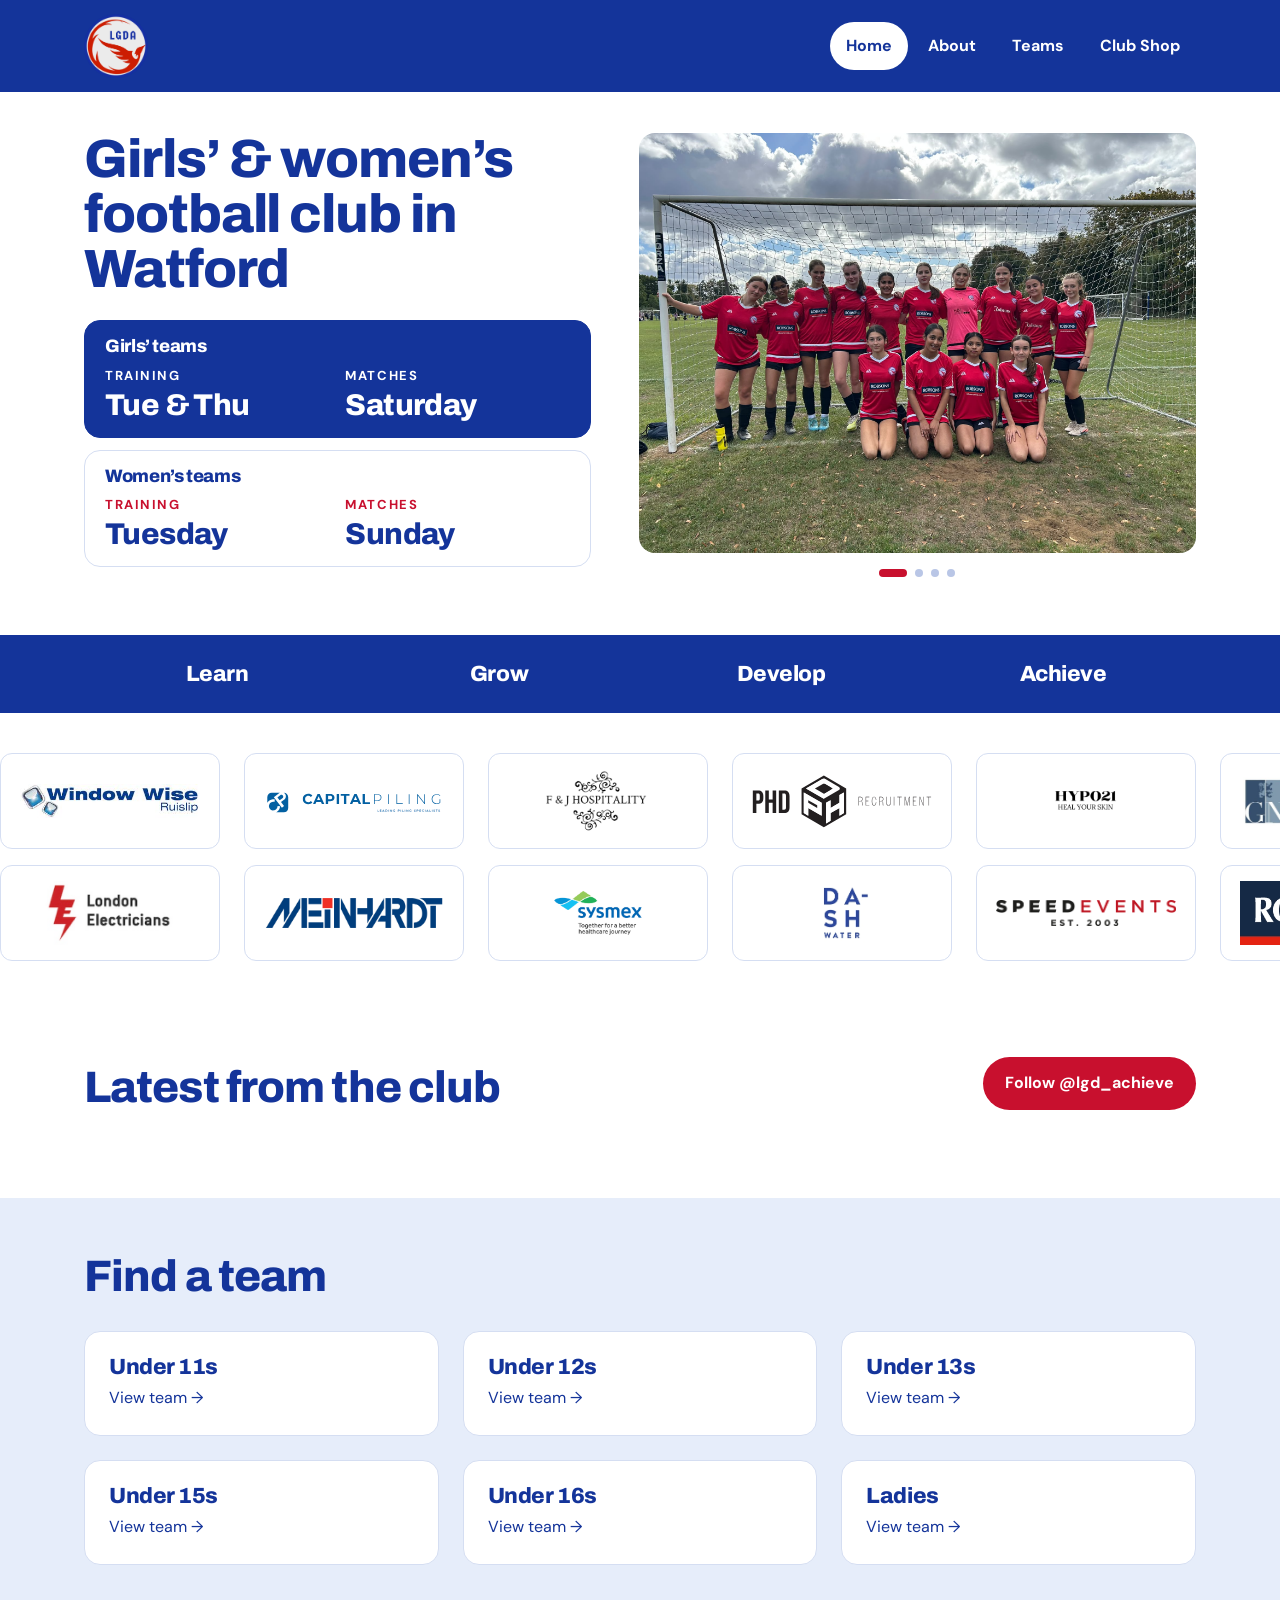
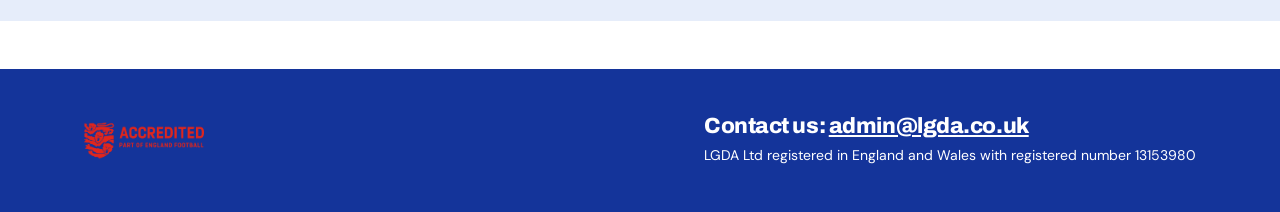
<file: index.html>
<!doctype html>
<html lang="en-GB">
<head>
<meta charset="utf-8">
<meta name="viewport" content="width=device-width, initial-scale=1">
<title>LGDA FC | Girls &amp; Women’s football club | Watford, Herts, UK</title>
<script>document.documentElement.className+=' js'</script>
<meta name="description" content="LGDA is a girls’ and women’s football club based in Watford. Safe, friendly football for players of any ability, including those who have not played before.">
<link rel="preconnect" href="https://fonts.googleapis.com">
<link rel="preconnect" href="https://fonts.gstatic.com" crossorigin>
<link href="https://fonts.googleapis.com/css2?family=Archivo:wght@800&family=DM+Sans:wght@400;500;700&display=swap" rel="stylesheet">
<link rel="stylesheet" href="css/styles.css">
</head>
<body>
<a class="skip" href="#main">Skip to content</a>
<header class="site-header"><div class="wrap">
<!-- BADGE: save the original club badge as assets/images/badge.png (do not alter it) -->
<a class="badge" href="index.html"><img src="assets/images/badge.png" alt="LGDA FC home" height="64"></a>

<button class="menu-toggle" type="button" aria-expanded="false" aria-controls="site-nav">
  <svg class="i-open" width="20" height="20" viewBox="0 0 24 24" fill="none" stroke="currentColor" stroke-width="2.5" stroke-linecap="round" aria-hidden="true"><path d="M4 7h16M4 12h16M4 17h16"/></svg>
  <svg class="i-close" width="20" height="20" viewBox="0 0 24 24" fill="none" stroke="currentColor" stroke-width="2.5" stroke-linecap="round" aria-hidden="true"><path d="M6 6l12 12M18 6L6 18"/></svg>
  <span class="t-open">Menu</span><span class="t-close">Close</span>
</button>

<nav class="nav" id="site-nav" aria-label="Main"><a href="index.html" aria-current="page">Home</a><a href="about.html">About</a><a href="index.html#teams">Teams</a><a href="https://lgda.pendlesportswear.co.uk/">Club Shop</a></nav>
</div></header>
<main id="main">
<section class="hero"><div class="wrap grid hero-grid">
<div class="hero-copy">
<h1>Girls’ &amp; women’s football club in Watford</h1>
<div class="schedule">
<div class="card card--blue"><h3>Girls’ teams</h3><div class="grid cols-2 keep-2 gap-m"><div><p class="kicker">Training</p><h2>Tue &amp; Thu</h2></div><div><p class="kicker">Matches</p><h2>Saturday</h2></div></div></div>
<div class="card"><h3>Women’s teams</h3><div class="grid cols-2 keep-2 gap-m"><div><p class="kicker">Training</p><h2>Tuesday</h2></div><div><p class="kicker">Matches</p><h2>Sunday</h2></div></div></div>
</div></div>
<!-- Photo carousel: replace each placeholder with <img src="assets/images/..." alt="..."> -->
<div class="carousel" data-carousel role="group" aria-roledescription="carousel" aria-label="Club photos">
<div class="carousel__stage">
<figure class="slide is-active">
  <img src="assets/images/carousel/U16.jpg" alt="Under 16s at Finals Day" width="1200" height="900">
</figure>
<figure class="slide">
  <img src="assets/images/carousel/11s-nov.jpg" alt="Under 11s first ever game" width="1200" height="900" loading="lazy">
</figure>
<figure class="slide">
  <img src="assets/images/carousel/U15.jpg" alt="Under 15s at Evergreen tournament" width="1200" height="900" loading="lazy">
</figure>
<figure class="slide">
  <img src="assets/images/carousel/U13.jpg" alt="Under 13s at home" width="1200" height="900" loading="lazy">
</figure>
<figure class="slide">
  <img src="assets/images/carousel/12s-nov.jpg" alt="Under 12s at Berkhamsted Raiders tournament" width="1200" height="900" loading="lazy">
</figure>
<figure class="slide">
  <img src="assets/images/carousel/women.jpg" alt="LGDA Ladies first ever match" width="1200" height="900" loading="lazy">
</figure>
</div>
<div class="dots" aria-hidden="true"><span class="is-active"></span><span></span><span></span><span></span></div>
</div></div></section>

<section class="band dark"><div class="wrap grid cols-4 keep-2 center gap-m"><h3>Learn</h3><h3>Grow</h3><h3>Develop</h3><h3>Achieve</h3></div></section>

<section class="sponsors">
<!-- Row 1: starts at Window Wise -->
<div class="marquee" data-marquee aria-label="Our sponsors"><div class="marquee__track"><div class="marquee__group">
<div class="logo-tile"><img src="assets/images/sponsors/Window Wise.jpg" alt="Window Wise Ruislip"></div>
<div class="logo-tile"><img src="assets/images/sponsors/capital.svg" alt="Capital Piling Ltd"></div>
<div class="logo-tile"><img src="assets/images/sponsors/F&amp;J Logo.png" alt="F&amp;J Hospitality"></div>
<div class="logo-tile"><img src="assets/images/sponsors/phd.svg" alt="PHD Recruitment"></div>
<div class="logo-tile"><img src="assets/images/sponsors/HYPO21.jpg" alt="Hypo 21 UK"></div>
<div class="logo-tile"><img src="assets/images/sponsors/grewal.jpg" alt="Grewal Notary"></div>
<div class="logo-tile"><img src="assets/images/sponsors/London Electricals.jpg" alt="London Electricians"></div>
<div class="logo-tile"><img src="assets/images/sponsors/Meinhardt.jpg" alt="Meinhardt"></div>
<div class="logo-tile"><img src="assets/images/sponsors/Sysmex 2023.jpg" alt="Sysmex"></div>
<div class="logo-tile"><img src="assets/images/sponsors/dash.png" alt="DASH water"></div>
<div class="logo-tile"><img src="assets/images/sponsors/speed-logo.png" alt="Speed Events"></div>
<div class="logo-tile"><img src="assets/images/sponsors/robsons.png" alt="Robsons Estate Agents, Rickmansworth"></div>
<div class="logo-tile"><img src="assets/images/sponsors/castletech.jpg" alt="Castletech Projects Ltd"></div>
</div></div></div>

<!-- Row 2: same logos, starts at London Electricians. Hidden from screen readers so they aren't read out twice -->
<div class="marquee marquee--b" data-marquee aria-hidden="true"><div class="marquee__track"><div class="marquee__group">
<div class="logo-tile"><img src="assets/images/sponsors/London Electricals.jpg" alt=""></div>
<div class="logo-tile"><img src="assets/images/sponsors/Meinhardt.jpg" alt=""></div>
<div class="logo-tile"><img src="assets/images/sponsors/Sysmex 2023.jpg" alt=""></div>
<div class="logo-tile"><img src="assets/images/sponsors/dash.png" alt=""></div>
<div class="logo-tile"><img src="assets/images/sponsors/speed-logo.png" alt=""></div>
<div class="logo-tile"><img src="assets/images/sponsors/robsons.png" alt=""></div>
<div class="logo-tile"><img src="assets/images/sponsors/castletech.jpg" alt=""></div>
<div class="logo-tile"><img src="assets/images/sponsors/Window Wise.jpg" alt=""></div>
<div class="logo-tile"><img src="assets/images/sponsors/capital.svg" alt=""></div>
<div class="logo-tile"><img src="assets/images/sponsors/F&amp;J Logo.png" alt=""></div>
<div class="logo-tile"><img src="assets/images/sponsors/phd.svg" alt=""></div>
<div class="logo-tile"><img src="assets/images/sponsors/HYPO21.jpg" alt=""></div>
<div class="logo-tile"><img src="assets/images/sponsors/grewal.jpg" alt=""></div>
</div></div></div>

</section>
  
<section><div class="wrap">
<div class="row-between"><div><h2>Latest from the club</h2></div>
<!-- LIVE FEED: the grid below is a placeholder. To show real posts, create a free feed at behold.so (needs the Instagram account to be a Business or Creator account),
     then replace the whole <div class="grid cols-6 ..."> below with the two lines Behold gives you, which look like this:
     <div data-behold-id="YOUR_FEED_ID"></div>
     <script src="https://widgets.behold.so/ig.js" defer></script>
     See README.md. -->
<a class="btn" href="https://www.instagram.com/lgd_achieve/" rel="noopener">Follow @lgd_achieve</a></div>
<behold-widget feed-id="O5JSgnFubUF0VEnzOnFa"></behold-widget>
<script>
  (() => {
    if(window.__bhldScript)return;window.__bhldScript=true;
    const d=document,s=d.createElement("script");s.type="module";
    s.src="https://w.behold.so/widget.js";setTimeout(()=>{d.head.append(s);},0);
  })();
</script>
</div></section>

<section id="teams" class="tint"><div class="wrap"><h2 class="mb-m">Find a team</h2>
<!-- Team page links are # until those pages are built -->
<div class="grid cols-3 keep-2">
<a class="card team-card" href="under-11s.html"><h3>Under 11s</h3><p>View team →</p></a>
<a class="card team-card" href="under-12s.html"><h3>Under 12s</h3><p>View team →</p></a>
<a class="card team-card" href="under-13s.html"><h3>Under 13s</h3><p>View team →</p></a>
<a class="card team-card" href="under-15s.html"><h3>Under 15s</h3><p>View team →</p></a>
<a class="card team-card" href="under-16s.html"><h3>Under 16s</h3><p>View team →</p></a>
<a class="card team-card" href="ladies.html"><h3>Ladies</h3><p>View team →</p></a>
</div></div></section>
</main>
<footer class="site-footer"><div class="wrap">
<!-- FA badge: save as assets/images/fa-accredited.jpg -->
<img src="assets/images/fa-accredited.jpg" alt="England Football Accredited club">
<div><h3>Contact us: <a href="mailto:admin@lgda.co.uk">admin@lgda.co.uk</a></h3>
<p>LGDA Ltd registered in England and Wales with registered number 13153980</p></div>
</div></footer>
<script src="js/main.js" defer></script>
</body>
</html>
</file>
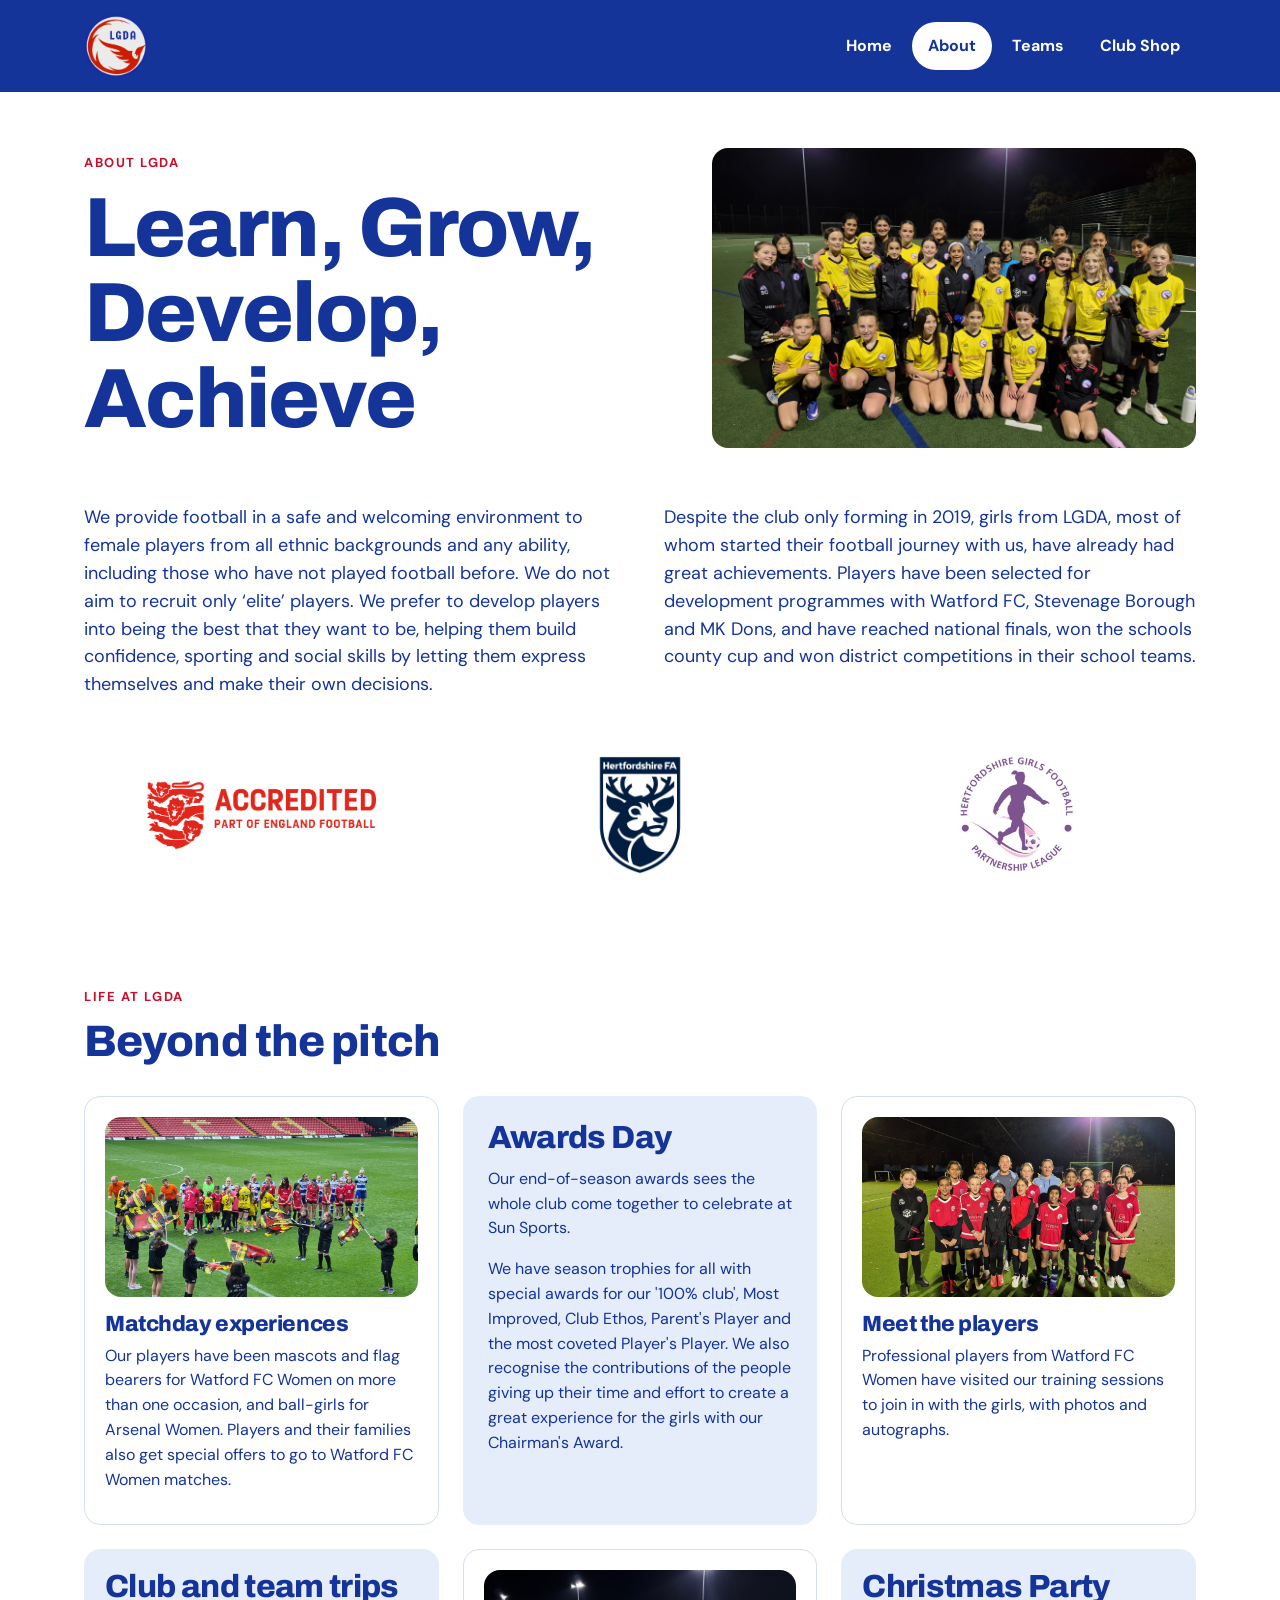
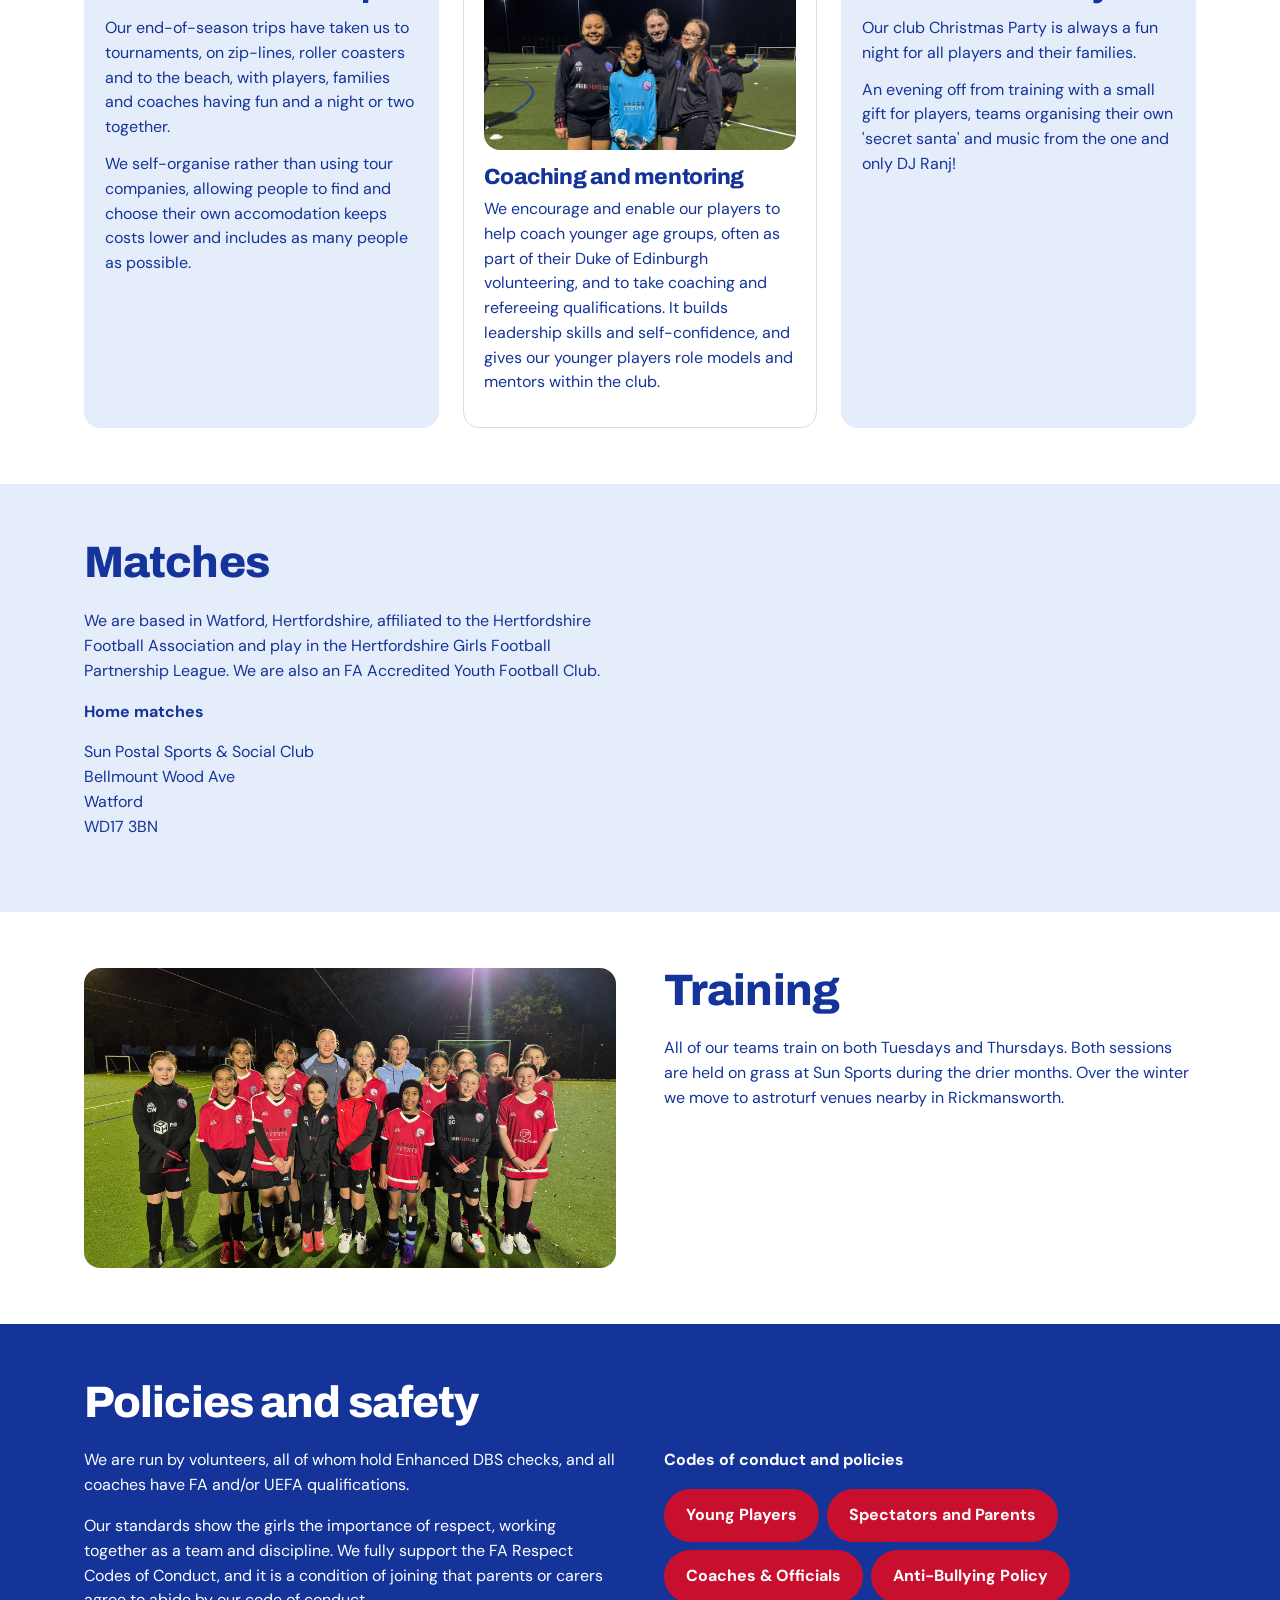
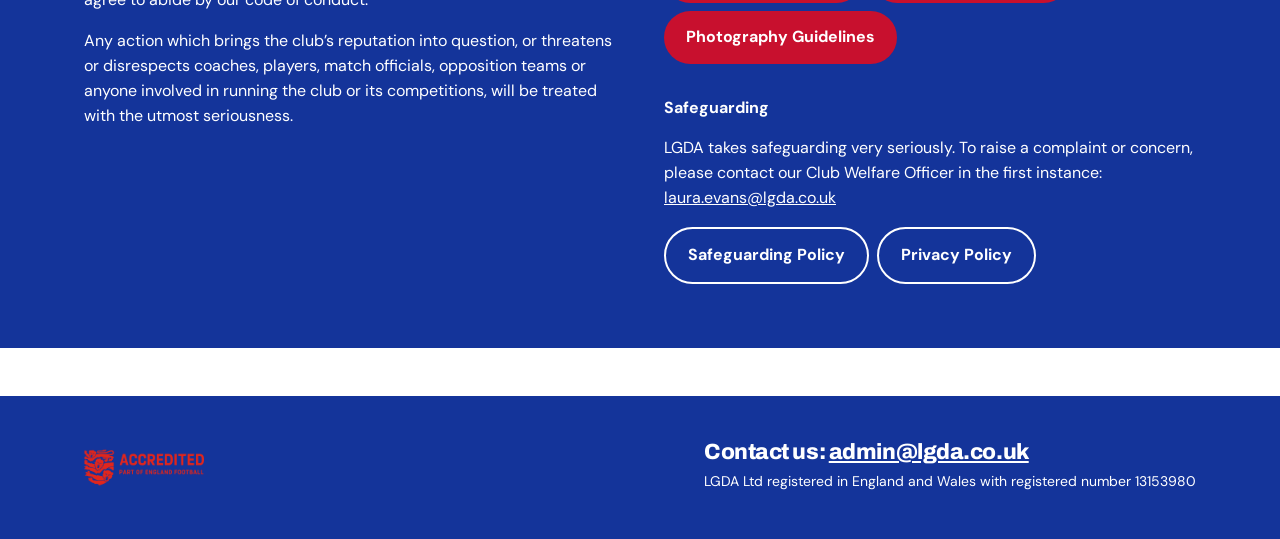
<file: about.html>
<!doctype html>
<html lang="en-GB">
<head>
<meta charset="utf-8">
<meta name="viewport" content="width=device-width, initial-scale=1">
<title>About | LGDA</title>
<script>document.documentElement.className+=' js'</script>
<meta name="description" content="About LGDA, a girls’ and women’s football club in Watford: our ethos, matches, training, policies and safeguarding.">
<link rel="preconnect" href="https://fonts.googleapis.com">
<link rel="preconnect" href="https://fonts.gstatic.com" crossorigin>
<link href="https://fonts.googleapis.com/css2?family=Archivo:wght@800&family=DM+Sans:wght@400;500;700&display=swap" rel="stylesheet">
<link rel="stylesheet" href="css/styles.css">
</head>
<body>
<a class="skip" href="#main">Skip to content</a>
<header class="site-header"><div class="wrap">
<!-- BADGE: save the original club badge as assets/images/badge.png (do not alter it) --><a class="badge" href="index.html"><img src="assets/images/badge.png" alt="LGDA FC home" height="64"></a>

<button class="menu-toggle" type="button" aria-expanded="false" aria-controls="site-nav">
  <svg class="i-open" width="20" height="20" viewBox="0 0 24 24" fill="none" stroke="currentColor" stroke-width="2.5" stroke-linecap="round" aria-hidden="true"><path d="M4 7h16M4 12h16M4 17h16"/></svg>
  <svg class="i-close" width="20" height="20" viewBox="0 0 24 24" fill="none" stroke="currentColor" stroke-width="2.5" stroke-linecap="round" aria-hidden="true"><path d="M6 6l12 12M18 6L6 18"/></svg>
  <span class="t-open">Menu</span><span class="t-close">Close</span>
</button>
  
<nav class="nav" id="site-nav" aria-label="Main"><a href="index.html">Home</a><a href="about.html" aria-current="page">About</a><a href="index.html#teams">Teams</a><a href="https://lgda.pendlesportswear.co.uk/">Club Shop</a></nav>
</div></header>
<main id="main">
<section><div class="wrap grid about-hero">
<div><p class="kicker">About LGDA</p><h1>Learn, Grow, Develop, Achieve</h1></div>
<img class="about-photo" src="assets/images/carousel/training-grace.jpg" alt="LGDA training with a visit from Watford and New Zealand's Grace Neville" width="900" height="600"></div></section>
<section style="padding-top:0"><div class="wrap grid cols-2 two-up">
<p class="lead">We provide football in a safe and welcoming environment to female players from all ethnic backgrounds and any ability, including those who have not played football before. We do not aim to recruit only ‘elite’ players. We prefer to develop players into being the best that they want to be, helping them build confidence, sporting and social skills by letting them express themselves and make their own decisions.</p>
<p class="lead">Despite the club only forming in 2019, girls from LGDA, most of whom started their football journey with us, have already had great achievements. Players have been selected for development programmes with Watford FC, Stevenage Borough and MK Dons, and have reached national finals, won the schools county cup and won district competitions in their school teams.</p></div>
<div class="wrap grid cols-3 mt-m" style="margin-top:40px">
<img class="about-logo" src="assets/images/fa-accredited.jpg" alt="England Football Accredited club" width="300" height="120">
<img class="about-logo" src="assets/images/hertsfa.png" alt="Hertfordshire FA" width="300" height="120">
<img class="about-logo" src="assets/images/hgfpl.jpg" alt="Hertfordshire Girls Football Partnership League" width="300" height="120">
</div></section>

<section id="beyond"><div class="wrap">
<p class="kicker">Life at LGDA</p>
<h2 class="mb-m">Beyond the pitch</h2>
<div class="grid cols-3">

<!-- Card WITH a photo -->
<div class="card beyond">
    <img class="beyond__photo" src="assets/images/mascots.jpg" alt="Our players as mascots at Watford FC Women" width="600" height="400">
  <h3>Matchday experiences</h3>
  <p>Our players have been mascots and flag bearers for Watford FC Women on more than one occasion, and ball-girls for Arsenal Women. Players and their families also get special offers to go to Watford FC Women matches.</p>
   <!--<p class="kicker beyond__dates">[Add dates]</p>-->
</div>

<div class="card beyond--text">
  <h3>Awards Day</h3>
  <p>Our end-of-season awards sees the whole club come together to celebrate at Sun Sports.</p>
  <p>We have season trophies for all with special awards for our '100% club', Most Improved, Club Ethos, Parent's Player and the most coveted Player's Player. We also recognise the contributions of the people giving up their time and effort to create a great experience for the girls with our Chairman's Award.</p>
  <!--<p class="kicker beyond__dates">[Add dates]</p>-->
</div>
  
<div class="card beyond">
    <img class="beyond__photo" src="assets/images/carousel/training-pheobie-vera.jpg" alt="Watford FC Women players joining us for training" width="600" height="400">
  <h3>Meet the players</h3>
  <p>Professional players from Watford FC Women have visited our training sessions to join in with the girls, with photos and autographs.</p>
   <!--<p class="kicker beyond__dates">[Add dates]</p>-->
</div>

<!-- Card WITHOUT a photo -->
<div class="card beyond beyond--text">
  <h3>Club and team trips</h3>
  <p>Our end-of-season trips have taken us to tournaments, on zip-lines, roller coasters and to the beach, with players, families and coaches having fun and a night or two together.</p>
  <p>We self-organise rather than using tour companies, allowing people to find and choose their own accomodation keeps costs lower and includes as many people as possible.</p>
   <!--<p class="kicker beyond__dates">[Add dates]</p>-->
</div>

<div class="card beyond">
    <img class="beyond__photo" style="object-position:center 25%" src="assets/images/mentors.jpg" alt="Some of our older players with one of our young goalkeepers" width="600" height="400">
  <h3>Coaching and mentoring</h3>
  <p>We encourage and enable our players to help coach younger age groups, often as part of their Duke of Edinburgh volunteering, and to take coaching and refereeing qualifications. It builds leadership skills and self-confidence, and gives our younger players role models and mentors within the club.</p>
   <!--<p class="kicker beyond__dates">[Add dates]</p>-->
</div>

<div class="card beyond beyond--text">
  <h3>Christmas Party</h3>
  <p>Our club Christmas Party is always a fun night for all players and their families.</p>
  <p>An evening off from training with a small gift for players, teams organising their own 'secret santa' and music from the one and only DJ Ranj!</p>
  <!--<p class="kicker beyond__dates">[Add dates]</p>-->
</div>

</div></div></section>
  
<section class="tint"><div class="wrap grid cols-2 two-up">
<div><h2 class="mb-s">Matches</h2>
<p>We are based in Watford, Hertfordshire, affiliated to the Hertfordshire Football Association and play in the Hertfordshire Girls Football Partnership League. We are also an FA Accredited Youth Football Club.</p>
<p><strong>Home matches</strong></p>
<address class="address">Sun Postal Sports &amp; Social Club<br>Bellmount Wood Ave<br>Watford<br>WD17 3BN</address></div>
<iframe class="map" title="Map showing Sun Sports &amp; Social Club, Watford" src="https://www.google.com/maps/embed?pb=!1m18!1m12!1m3!1d2474.5009939538336!2d-0.42346649999999986!3d51.6689721!2m3!1f0!2f0!3f0!3m2!1i1024!2i768!4f13.1!3m3!1m2!1s0x48766a89444c9f47%3A0xcd312c72c4a61d05!2sSun%20Sports%20%26%20Social%20Club!5e0!3m2!1sen!2suk!4v1793003776505!5m2!1sen!2suk" allowfullscreen loading="lazy" referrerpolicy="strict-origin-when-cross-origin"></iframe></div></section>
<section><div class="wrap grid cols-2 two-up">
<img class="about-photo" src="assets/images/carousel/training-pheobie-vera.jpg" alt="Watford FC players Phoebie Poole and Vera Jones joining LGDA training" width="900" height="600">
<div><h2 class="mb-s">Training</h2><p>All of our teams train on both Tuesdays and Thursdays. Both sessions are held on grass at Sun Sports during the drier months. Over the winter we move to astroturf venues nearby in Rickmansworth.</p></div></div></section>
<section class="dark"><div class="wrap"><h2 class="mb-s">Policies and safety</h2>
<div class="grid cols-2 two-up">
<div><p>We are run by volunteers, all of whom hold Enhanced DBS checks, and all coaches have FA and/or UEFA qualifications.</p>
<p>Our standards show the girls the importance of respect, working together as a team and discipline. We fully support the FA Respect Codes of Conduct, and it is a condition of joining that parents or carers agree to abide by our code of conduct.</p>
<p>Any action which brings the club’s reputation into question, or threatens or disrespects coaches, players, match officials, opposition teams or anyone involved in running the club or its competitions, will be treated with the utmost seriousness.</p></div>
<div><p><strong>Codes of conduct and policies</strong></p>
<!-- PDFs: save each document into assets/docs/ using the file names below -->
<div class="btn-row"><a class="btn" href="assets/docs/conduct-players.pdf">Young Players</a><a class="btn" href="assets/docs/conduct-parents.pdf">Spectators and Parents</a><a class="btn" href="assets/docs/conduct-officials.pdf">Coaches &amp; Officials</a><a class="btn" href="assets/docs/anti-bullying.pdf">Anti-Bullying Policy</a><a class="btn" href="assets/docs/photography.pdf">Photography Guidelines</a></div>
<p style="margin-top:24px"><strong>Safeguarding</strong></p>
<p>LGDA takes safeguarding very seriously. To raise a complaint or concern, please contact our Club Welfare Officer in the first instance: <a href="mailto:laura.evans@lgda.co.uk">laura.evans@lgda.co.uk</a></p>
<div class="btn-row"><a class="btn btn--outline" href="assets/docs/safeguarding.pdf">Safeguarding Policy</a><a class="btn btn--outline" href="assets/docs/privacy.pdf">Privacy Policy</a></div></div></div></div></section>
</main>
<footer class="site-footer"><div class="wrap">
<!-- FA badge: save as assets/images/fa-accredited.jpg -->
<img src="assets/images/fa-accredited.jpg" alt="England Football Accredited club">
<div><h3>Contact us: <a href="mailto:admin@lgda.co.uk">admin@lgda.co.uk</a></h3>
<p>LGDA Ltd registered in England and Wales with registered number 13153980</p></div>
</div></footer>
<script src="js/main.js" defer></script>
</body>
</html>
</file>
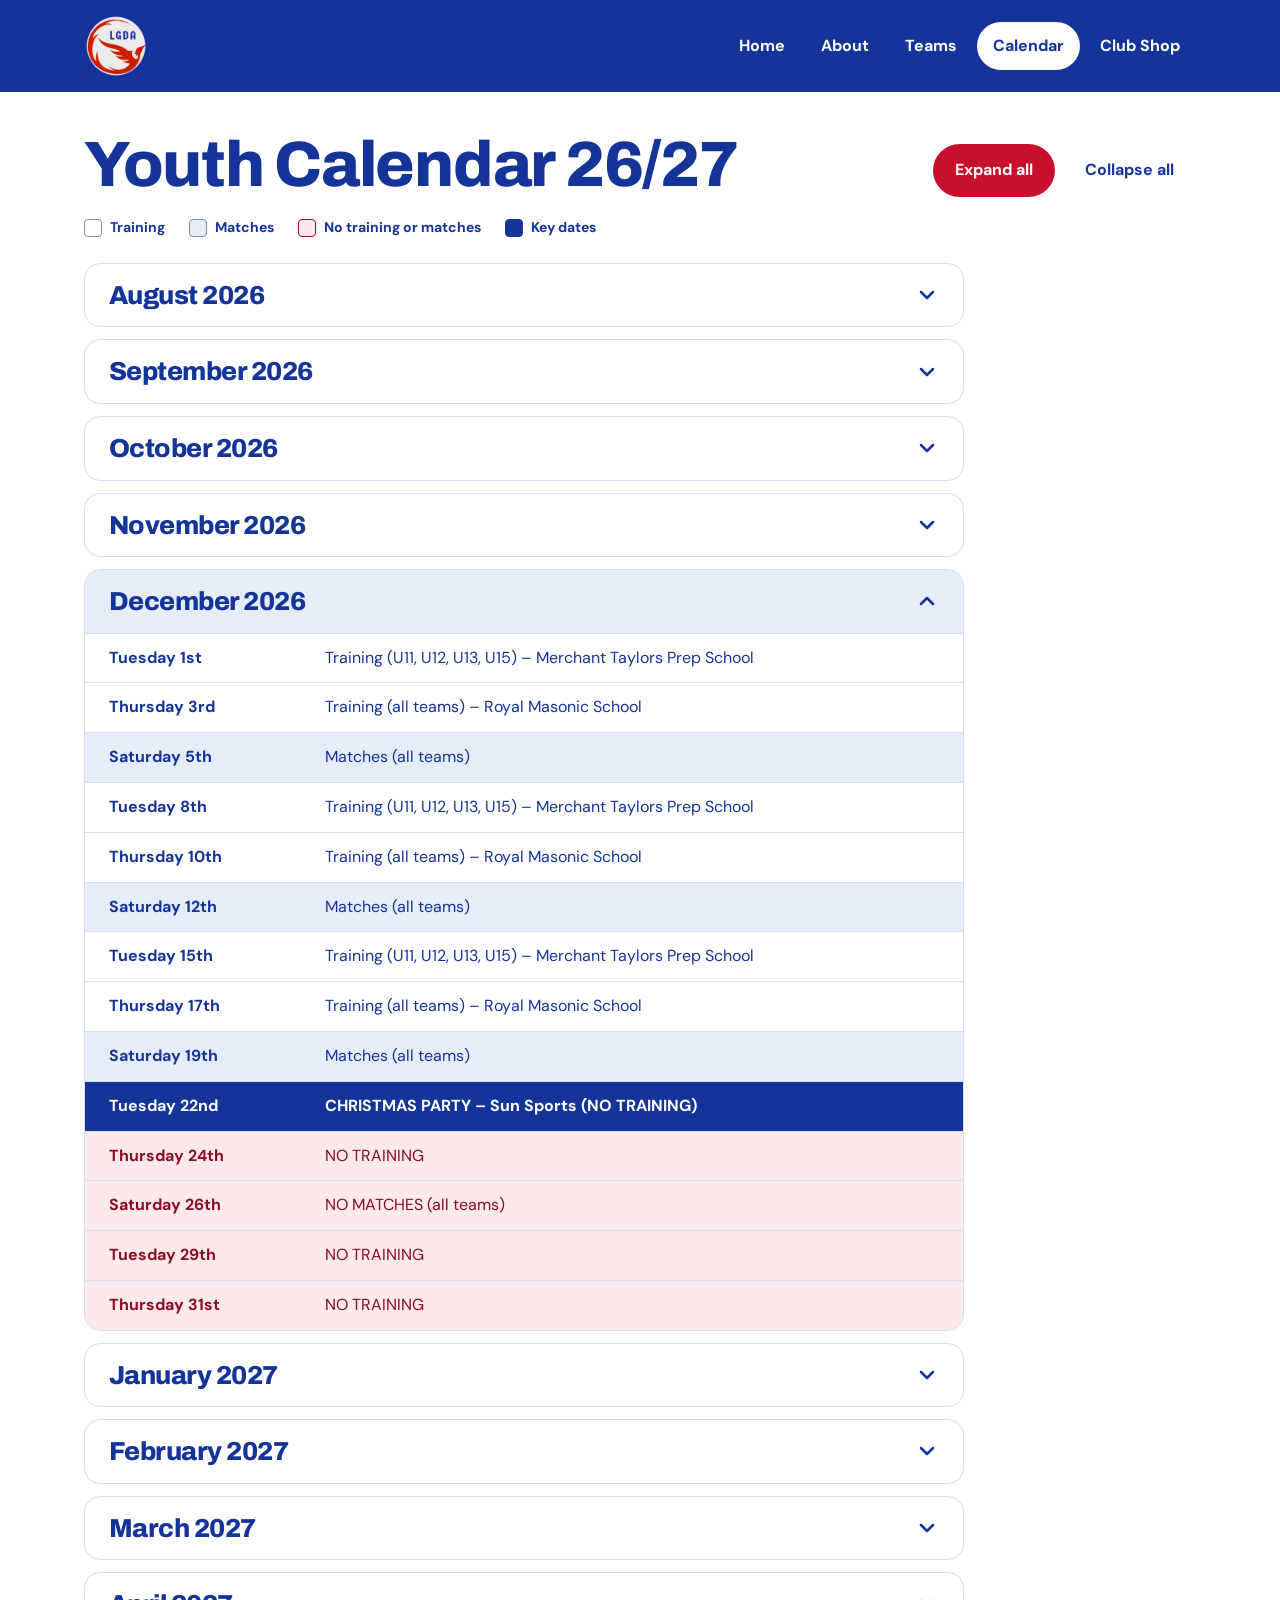
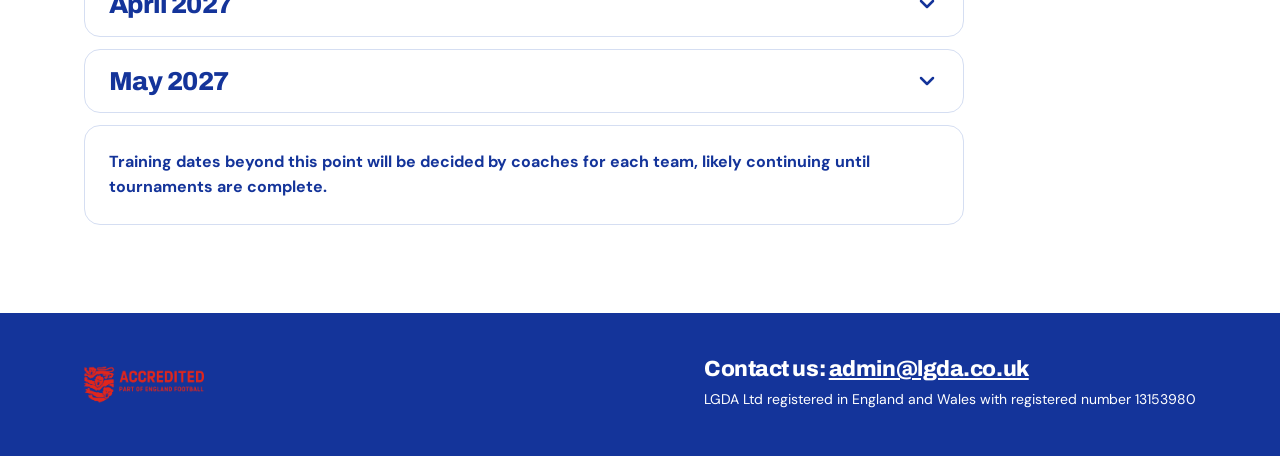
<file: calendar.html>
<!doctype html>
<html lang="en-GB">
<head>
<meta charset="utf-8">
<meta name="viewport" content="width=device-width, initial-scale=1">
<title>Youth Calendar 26/27 | LGDA</title>
<script>document.documentElement.className+=' js'</script>
<meta name="description" content="LGDA youth calendar for the 2026/27 season: training and match dates, venues, half terms and key dates.">
<link rel="preconnect" href="https://fonts.googleapis.com">
<link rel="preconnect" href="https://fonts.gstatic.com" crossorigin>
<link href="https://fonts.googleapis.com/css2?family=Archivo:wght@800&family=DM+Sans:wght@400;500;700&display=swap" rel="stylesheet">
<link rel="stylesheet" href="css/styles.css">
</head>
<body>
<a class="skip" href="#main">Skip to content</a>
<header class="site-header"><div class="wrap">
<!-- BADGE: save the original club badge as assets/images/badge.png (do not alter it) -->
<a class="badge" href="index.html"><img src="assets/images/badge.png" alt="LGDA FC home" height="64"></a>

<button class="menu-toggle" type="button" aria-expanded="false" aria-controls="site-nav">
  <svg class="i-open" width="20" height="20" viewBox="0 0 24 24" fill="none" stroke="currentColor" stroke-width="2.5" stroke-linecap="round" aria-hidden="true"><path d="M4 7h16M4 12h16M4 17h16"/></svg>
  <svg class="i-close" width="20" height="20" viewBox="0 0 24 24" fill="none" stroke="currentColor" stroke-width="2.5" stroke-linecap="round" aria-hidden="true"><path d="M6 6l12 12M18 6L6 18"/></svg>
  <span class="t-open">Menu</span><span class="t-close">Close</span>
</button>

<nav class="nav" id="site-nav" aria-label="Main"><a href="index.html">Home</a><a href="about.html">About</a><a href="index.html#teams">Teams</a><a href="calendar.html" aria-current="page">Calendar</a><a href="https://lgda.pendlesportswear.co.uk/">Club Shop</a></nav>
</div></header>
<main id="main">
<section class="cal-hero"><div class="wrap"><div class="cal-head"><h1>Youth Calendar 26/27</h1>
<div class="cal-actions"><button type="button" class="btn" data-expand>Expand all</button><button type="button" class="btn btn--ghost" data-collapse>Collapse all</button></div></div>
<ul class="lg"><li><i style="background:#fff"></i>Training</li><li><i style="background:#E6EDFA"></i>Matches</li><li><i style="background:#FBE9EC;border-color:#8F0B22"></i>No training or matches</li><li><i style="background:#14349A;border-color:#14349A"></i>Key dates</li></ul></div></section>
<section class="cal-body"><div class="wrap"><div class="cal" data-calendar>
<details class="mo" data-month="2026-08" open><summary><h2>August 2026</h2><svg class="chev" width="24" height="24" viewBox="0 0 24 24" fill="none" stroke="#14349A" stroke-width="2.5" stroke-linecap="round" stroke-linejoin="round" aria-hidden="true"><path d="M6 9l6 6 6-6"/></svg></summary><div class="r t"><b>Thursday 6th</b><span>Pre-Season Training – venue TBC</span></div><div class="r t"><b>Tuesday 11th</b><span>Training (U11, U12, U13, U15) – venue TBC</span></div><div class="r t"><b>Thursday 13th</b><span>Training (all teams) – venue TBC</span></div><div class="r e"><b>Saturday 15th</b><span>Fixtures Scheduled to be released</span></div><div class="r t"><b>Tuesday 18th</b><span>Training (U11, U12, U13, U15) – venue TBC</span></div><div class="r t"><b>Thursday 20th</b><span>Training (all teams) – venue TBC</span></div><div class="r t"><b>Tuesday 25th</b><span>Training (U11, U12, U13, U15) – venue TBC</span></div><div class="r t"><b>Thursday 27th</b><span>Training (all teams) – venue TBC</span></div><div class="r e"><b>Friday 28th</b><span>Pre-Season Meeting (all welcome) – venue TBC</span></div></details>
<details class="mo" data-month="2026-09"><summary><h2>September 2026</h2><svg class="chev" width="24" height="24" viewBox="0 0 24 24" fill="none" stroke="#14349A" stroke-width="2.5" stroke-linecap="round" stroke-linejoin="round" aria-hidden="true"><path d="M6 9l6 6 6-6"/></svg></summary><div class="r t"><b>Tuesday 1st</b><span>Training (U11, U12, U13, U15) – Sun Sports</span></div><div class="r t"><b>Thursday 3rd</b><span>Training (all teams) – Sun Sports</span></div><div class="r e"><b>Saturday 5th</b><span>League Matches Start – all age groups</span></div><div class="r t"><b>Tuesday 8th</b><span>Training (U11, U12, U13, U15) – Sun Sports</span></div><div class="r t"><b>Thursday 10th</b><span>Training (all teams) – Sun Sports</span></div><div class="r m"><b>Saturday 12th</b><span>Matches (all teams)</span></div><div class="r t"><b>Tuesday 15th</b><span>Training (U11, U12, U13, U15) – Sun Sports</span></div><div class="r t"><b>Thursday 17th</b><span>Training (all teams) – Sun Sports</span></div><div class="r m"><b>Saturday 19th</b><span>Matches (all teams)</span></div><div class="r t"><b>Tuesday 22nd</b><span>Training (U11, U12, U13, U15) – Sun Sports</span></div><div class="r t"><b>Thursday 24th</b><span>Training (all teams) – Sun Sports</span></div><div class="r m"><b>Saturday 26th</b><span>Matches (all teams)</span></div><div class="r t"><b>Tuesday 29th</b><span>Training (U11, U12, U13, U15) – Sun Sports</span></div></details>
<details class="mo" data-month="2026-10"><summary><h2>October 2026</h2><svg class="chev" width="24" height="24" viewBox="0 0 24 24" fill="none" stroke="#14349A" stroke-width="2.5" stroke-linecap="round" stroke-linejoin="round" aria-hidden="true"><path d="M6 9l6 6 6-6"/></svg></summary><div class="r t"><b>Thursday 1st</b><span>Training (all teams) – Sun Sports</span></div><div class="r m"><b>Saturday 3rd</b><span>Matches (all teams)</span></div><div class="r t"><b>Tuesday 6th</b><span>Training (U11, U12, U13, U15) – Sun Sports</span></div><div class="r t"><b>Thursday 8th</b><span>Training (all teams) – Sun Sports</span></div><div class="r m"><b>Saturday 10th</b><span>Matches (all teams)</span></div><div class="r t"><b>Tuesday 13th</b><span>Training (U11, U12, U13, U15) – Sun Sports</span></div><div class="r t"><b>Thursday 15th</b><span>Training (all teams) – Sun Sports</span></div><div class="r m"><b>Saturday 17th</b><span>Matches (all teams)</span></div><div class="r t"><b>Tuesday 20th</b><span>Training (U11, U12, U13, U15) – Sun Sports</span></div><div class="r t"><b>Thursday 22nd</b><span>Training (all teams) – Sun Sports</span></div><div class="r m"><b>Saturday 24th</b><span>Matches (all teams)</span></div><div class="r n"><b>Tuesday 27th</b><span>NO TRAINING – HALF TERM</span></div><div class="r t"><b>Thursday 29th</b><span>Training (all teams) – Sun Sports</span></div><div class="r m"><b>Saturday 31st</b><span>Matches (all teams)</span></div></details>
<details class="mo" data-month="2026-11"><summary><h2>November 2026</h2><svg class="chev" width="24" height="24" viewBox="0 0 24 24" fill="none" stroke="#14349A" stroke-width="2.5" stroke-linecap="round" stroke-linejoin="round" aria-hidden="true"><path d="M6 9l6 6 6-6"/></svg></summary><p class="nt">NOTE: WINTER TRAINING STARTS – VENUE CHANGES BELOW</p><div class="r t"><b>Tuesday 3rd</b><span>Training (U11, U12, U13, U15) – Merchant Taylors Prep School</span></div><div class="r t"><b>Thursday 5th</b><span>Training (all teams) – Royal Masonic School</span></div><div class="r m"><b>Saturday 7th</b><span>Matches (all teams)</span></div><div class="r t"><b>Tuesday 10th</b><span>Training (U11, U12, U13, U15) – Merchant Taylors Prep School</span></div><div class="r t"><b>Thursday 12th</b><span>Training (all teams) – Royal Masonic School</span></div><div class="r m"><b>Saturday 14th</b><span>Matches (all teams)</span></div><div class="r t"><b>Tuesday 17th</b><span>Training (U11, U12, U13, U15) – Merchant Taylors Prep School</span></div><div class="r t"><b>Thursday 19th</b><span>Training (all teams) – Royal Masonic School</span></div><div class="r m"><b>Saturday 21st</b><span>Matches (all teams)</span></div><div class="r t"><b>Tuesday 24th</b><span>Training (U11, U12, U13, U15) – Merchant Taylors Prep School</span></div><div class="r t"><b>Thursday 26th</b><span>Training (all teams) – Royal Masonic School</span></div><div class="r m"><b>Saturday 28th</b><span>Matches (all teams)</span></div></details>
<details class="mo" data-month="2026-12"><summary><h2>December 2026</h2><svg class="chev" width="24" height="24" viewBox="0 0 24 24" fill="none" stroke="#14349A" stroke-width="2.5" stroke-linecap="round" stroke-linejoin="round" aria-hidden="true"><path d="M6 9l6 6 6-6"/></svg></summary><div class="r t"><b>Tuesday 1st</b><span>Training (U11, U12, U13, U15) – Merchant Taylors Prep School</span></div><div class="r t"><b>Thursday 3rd</b><span>Training (all teams) – Royal Masonic School</span></div><div class="r m"><b>Saturday 5th</b><span>Matches (all teams)</span></div><div class="r t"><b>Tuesday 8th</b><span>Training (U11, U12, U13, U15) – Merchant Taylors Prep School</span></div><div class="r t"><b>Thursday 10th</b><span>Training (all teams) – Royal Masonic School</span></div><div class="r m"><b>Saturday 12th</b><span>Matches (all teams)</span></div><div class="r t"><b>Tuesday 15th</b><span>Training (U11, U12, U13, U15) – Merchant Taylors Prep School</span></div><div class="r t"><b>Thursday 17th</b><span>Training (all teams) – Royal Masonic School</span></div><div class="r m"><b>Saturday 19th</b><span>Matches (all teams)</span></div><div class="r e"><b>Tuesday 22nd</b><span>CHRISTMAS PARTY – Sun Sports (NO TRAINING)</span></div><div class="r n"><b>Thursday 24th</b><span>NO TRAINING</span></div><div class="r n"><b>Saturday 26th</b><span>NO MATCHES (all teams)</span></div><div class="r n"><b>Tuesday 29th</b><span>NO TRAINING</span></div><div class="r n"><b>Thursday 31st</b><span>NO TRAINING</span></div></details>
<details class="mo" data-month="2027-01"><summary><h2>January 2027</h2><svg class="chev" width="24" height="24" viewBox="0 0 24 24" fill="none" stroke="#14349A" stroke-width="2.5" stroke-linecap="round" stroke-linejoin="round" aria-hidden="true"><path d="M6 9l6 6 6-6"/></svg></summary><div class="r n"><b>Saturday 2nd</b><span>NO MATCHES (all teams)</span></div><div class="r t"><b>Tuesday 5th</b><span>Training (U11, U12, U13, U15) – Merchant Taylors Prep School</span></div><div class="r t"><b>Thursday 7th</b><span>Training (all teams) – Royal Masonic School</span></div><div class="r m"><b>Saturday 9th</b><span>Matches (all teams)</span></div><div class="r t"><b>Tuesday 12th</b><span>Training (U11, U12, U13, U15) – Merchant Taylors Prep School</span></div><div class="r t"><b>Thursday 14th</b><span>Training (all teams) – Royal Masonic School</span></div><div class="r m"><b>Saturday 16th</b><span>Matches (all teams)</span></div><div class="r t"><b>Tuesday 19th</b><span>Training (U11, U12, U13, U15) – Merchant Taylors Prep School</span></div><div class="r t"><b>Thursday 21st</b><span>Training (all teams) – Royal Masonic School</span></div><div class="r m"><b>Saturday 23rd</b><span>Matches (all teams)</span></div><div class="r t"><b>Tuesday 26th</b><span>Training (U11, U12, U13, U15) – Merchant Taylors Prep School</span></div><div class="r t"><b>Thursday 28th</b><span>Training (all teams) – Royal Masonic School</span></div><div class="r m"><b>Saturday 30th</b><span>Matches (all teams)</span></div></details>
<details class="mo" data-month="2027-02"><summary><h2>February 2027</h2><svg class="chev" width="24" height="24" viewBox="0 0 24 24" fill="none" stroke="#14349A" stroke-width="2.5" stroke-linecap="round" stroke-linejoin="round" aria-hidden="true"><path d="M6 9l6 6 6-6"/></svg></summary><div class="r t"><b>Tuesday 2nd</b><span>Training (U11, U12, U13, U15) – Merchant Taylors Prep School</span></div><div class="r t"><b>Thursday 4th</b><span>Training (all teams) – Royal Masonic School</span></div><div class="r m"><b>Saturday 6th</b><span>Matches (all teams)</span></div><div class="r t"><b>Tuesday 9th</b><span>Training (U11, U12, U13, U15) – Merchant Taylors Prep School</span></div><div class="r t"><b>Thursday 11th</b><span>Training (all teams) – Royal Masonic School</span></div><div class="r m"><b>Saturday 13th</b><span>Matches (all teams)</span></div><div class="r n"><b>Tuesday 16th</b><span>NO TRAINING – HALF TERM</span></div><div class="r t"><b>Thursday 18th</b><span>Training (all teams) – Royal Masonic School</span></div><div class="r m"><b>Saturday 20th</b><span>Matches (all teams)</span></div><div class="r t"><b>Tuesday 23rd</b><span>Training (U11, U12, U13, U15) – Merchant Taylors Prep School</span></div><div class="r t"><b>Thursday 25th</b><span>Training (all teams) – Royal Masonic School</span></div><div class="r m"><b>Saturday 27th</b><span>Matches (all teams)</span></div></details>
<details class="mo" data-month="2027-03"><summary><h2>March 2027</h2><svg class="chev" width="24" height="24" viewBox="0 0 24 24" fill="none" stroke="#14349A" stroke-width="2.5" stroke-linecap="round" stroke-linejoin="round" aria-hidden="true"><path d="M6 9l6 6 6-6"/></svg></summary><div class="r t"><b>Tuesday 2nd</b><span>Training (U11, U12, U13, U15) – Merchant Taylors Prep School</span></div><div class="r t"><b>Thursday 4th</b><span>Training (all teams) – Royal Masonic School</span></div><div class="r m"><b>Saturday 6th</b><span>Matches (all teams)</span></div><div class="r t"><b>Tuesday 9th</b><span>Training (U11, U12, U13, U15) – Merchant Taylors Prep School</span></div><div class="r t"><b>Thursday 11th</b><span>Training (all teams) – Royal Masonic School</span></div><div class="r m"><b>Saturday 13th</b><span>Matches (all teams)</span></div><div class="r t"><b>Tuesday 16th</b><span>Training (U11, U12, U13, U15) – Merchant Taylors Prep School</span></div><div class="r t"><b>Thursday 18th</b><span>Training (all teams) – Royal Masonic School</span></div><div class="r m"><b>Saturday 20th</b><span>Matches (all teams)</span></div><div class="r n"><b>Tuesday 23rd</b><span>NO TRAINING (all teams)</span></div><div class="r n"><b>Thursday 25th</b><span>NO TRAINING (all teams)</span></div><div class="r n"><b>Saturday 27th</b><span>NO MATCHES (all teams)</span></div><div class="r n"><b>Tuesday 30th</b><span>NO TRAINING (all teams)</span></div></details>
<details class="mo" data-month="2027-04"><summary><h2>April 2027</h2><svg class="chev" width="24" height="24" viewBox="0 0 24 24" fill="none" stroke="#14349A" stroke-width="2.5" stroke-linecap="round" stroke-linejoin="round" aria-hidden="true"><path d="M6 9l6 6 6-6"/></svg></summary><p class="nt">NOTE: WINTER TRAINING FINISHED – ALL SESSIONS NOW BACK AT SUN SPORTS</p><div class="r t"><b>Thursday 1st</b><span>Training (all teams) – Sun Sports</span></div><div class="r m"><b>Saturday 3rd</b><span>Matches (all teams)</span></div><div class="r t"><b>Tuesday 6th</b><span>Training (U11, U12, U13, U15) – Sun Sports</span></div><div class="r t"><b>Thursday 8th</b><span>Training (all teams) – Sun Sports</span></div><div class="r m"><b>Saturday 10th</b><span>Matches (all teams)</span></div><div class="r t"><b>Tuesday 13th</b><span>Training (U11, U12, U13, U15) – Sun Sports</span></div><div class="r t"><b>Thursday 15th</b><span>Training (all teams) – Sun Sports</span></div><div class="r m"><b>Saturday 17th</b><span>Matches (all teams)</span></div><div class="r t"><b>Tuesday 20th</b><span>Training (U11, U12, U13, U15) – Sun Sports</span></div><div class="r t"><b>Thursday 22nd</b><span>Training (all teams) – Sun Sports</span></div><div class="r m"><b>Saturday 24th</b><span>Matches (all teams)</span></div><div class="r t"><b>Tuesday 27th</b><span>Training (U11, U12, U13, U15) – Sun Sports</span></div><div class="r t"><b>Thursday 29th</b><span>Training (all teams) – Sun Sports</span></div></details>
<details class="mo" data-month="2027-05"><summary><h2>May 2027</h2><svg class="chev" width="24" height="24" viewBox="0 0 24 24" fill="none" stroke="#14349A" stroke-width="2.5" stroke-linecap="round" stroke-linejoin="round" aria-hidden="true"><path d="M6 9l6 6 6-6"/></svg></summary><div class="r m"><b>Saturday 1st</b><span>Matches (all teams)</span></div><div class="r t"><b>Tuesday 4th</b><span>Training (U11, U12, U13, U15) – Sun Sports</span></div><div class="r t"><b>Thursday 6th</b><span>Training (all teams) – Sun Sports<small>Final date the league can schedule any matches for</small></span></div><div class="r e"><b>Saturday 8th</b><span>LEAGUE FINALS DAY</span></div><div class="r t"><b>Tuesday 11th</b><span>Training (U11, U12, U13, U15) – Sun Sports</span></div><div class="r t"><b>Thursday 13th</b><span>Training (all teams) – Sun Sports</span></div><div class="r e"><b>Saturday 15th</b><span>LGDA AWARDS DAY – SUN SPORTS</span></div></details>
<p class="card cal-end">Training dates beyond this point will be decided by coaches for each team, likely continuing until tournaments are complete.</p>
</div></div></section>
</main>
<footer class="site-footer"><div class="wrap">
<!-- FA badge: save as assets/images/fa-accredited.jpg -->
<img src="assets/images/fa-accredited.jpg" alt="England Football Accredited club">
<div><h3>Contact us: <a href="mailto:admin@lgda.co.uk">admin@lgda.co.uk</a></h3>
<p>LGDA Ltd registered in England and Wales with registered number 13153980</p></div>
</div></footer>
<script src="js/main.js" defer></script>
</body>
</html>
</file>
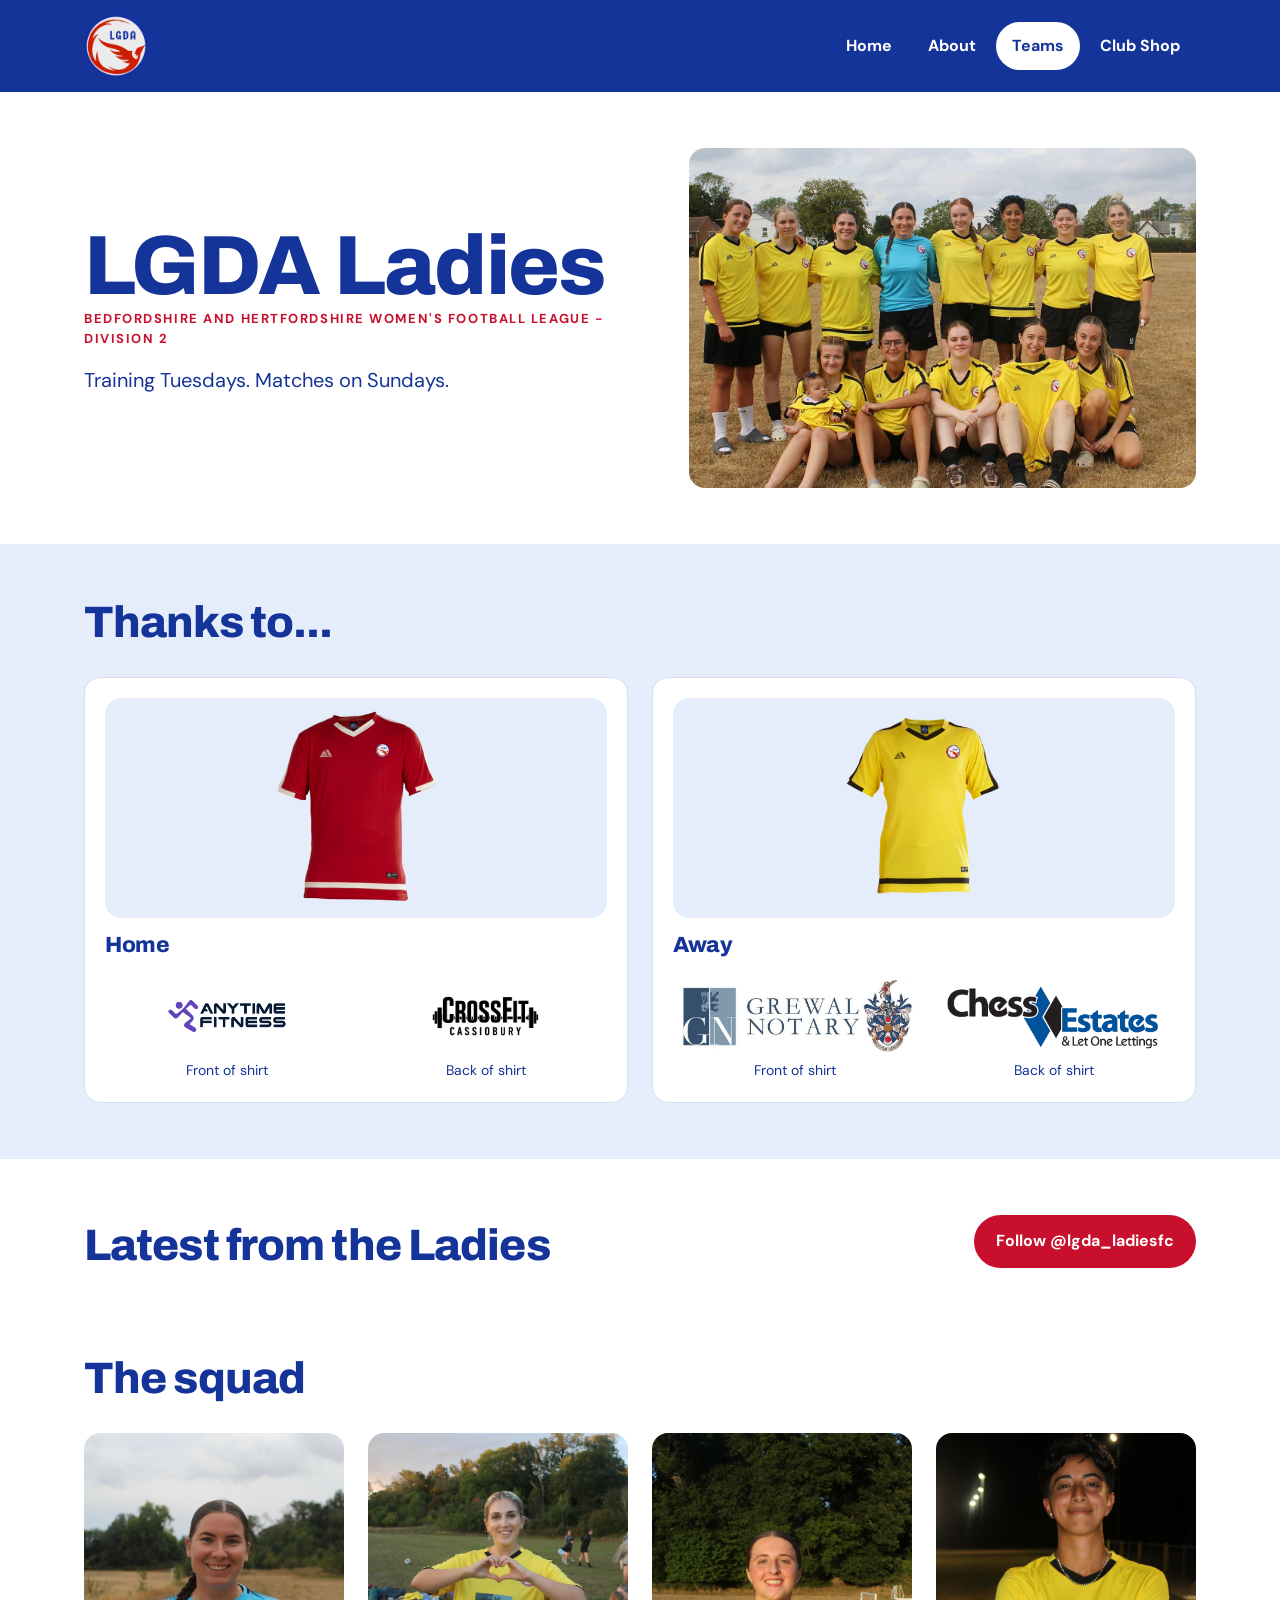
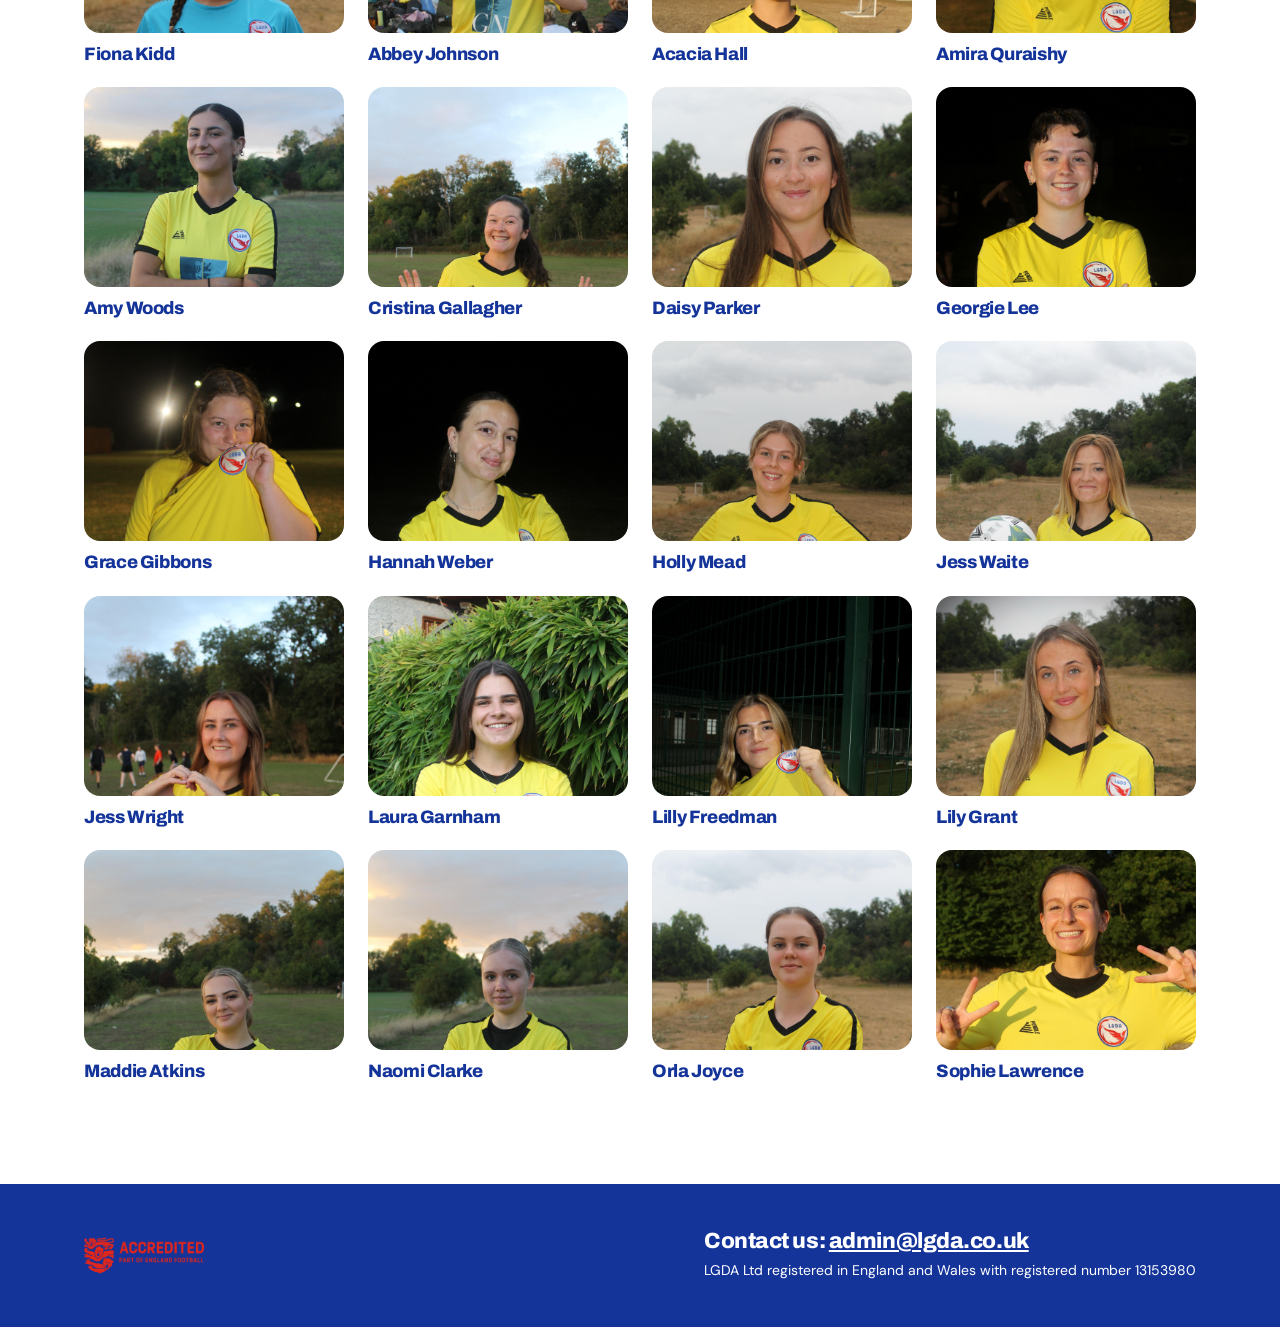
<file: ladies.html>
<!doctype html>
<html lang="en-GB">
<head>
<meta charset="utf-8">
<meta name="viewport" content="width=device-width, initial-scale=1">
<title>Ladies | LGDA</title>
<script>document.documentElement.className+=' js'</script>
<meta name="description" content="LGDA Ladies adult team: coaches, sponsors, squad and honours.">
<link rel="preconnect" href="https://fonts.googleapis.com">
<link rel="preconnect" href="https://fonts.gstatic.com" crossorigin>
<link href="https://fonts.googleapis.com/css2?family=Archivo:wght@800&family=DM+Sans:wght@400;500;700&display=swap" rel="stylesheet">
<link rel="stylesheet" href="css/styles.css">
</head>
<body>
<a class="skip" href="#main">Skip to content</a>
<header class="site-header"><div class="wrap">
<!-- BADGE: save the original club badge as assets/images/badge.png (do not alter it) -->
<a class="badge" href="index.html"><img src="assets/images/badge.png" alt="LGDA FC home" height="64"></a>

<button class="menu-toggle" type="button" aria-expanded="false" aria-controls="site-nav">
  <svg class="i-open" width="20" height="20" viewBox="0 0 24 24" fill="none" stroke="currentColor" stroke-width="2.5" stroke-linecap="round" aria-hidden="true"><path d="M4 7h16M4 12h16M4 17h16"/></svg>
  <svg class="i-close" width="20" height="20" viewBox="0 0 24 24" fill="none" stroke="currentColor" stroke-width="2.5" stroke-linecap="round" aria-hidden="true"><path d="M6 6l12 12M18 6L6 18"/></svg>
  <span class="t-open">Menu</span><span class="t-close">Close</span>
</button>

<nav class="nav" id="site-nav" aria-label="Main"><a href="index.html">Home</a><a href="about.html">About</a><a href="index.html#teams" aria-current="page">Teams</a><a href="https://lgda.pendlesportswear.co.uk/">Club Shop</a></nav>
</div></header>
<main id="main">
<section><div class="wrap grid hero-grid" style="grid-template-columns:1.1fr 1fr">
<div><h1>LGDA Ladies</h1><p class="kicker">Bedfordshire and Hertfordshire Women's Football League - Division 2</p><p class="lead-l mt-m">Training Tuesdays. Matches on Sundays.</p></div>

<img class="team-photo" src="assets/images/carousel/women2.jpg" alt="The 2026/27 Ladies squad" width="1200" height="800"></div></section>
<section class="tint"><div class="wrap"><h2 class="mb-m">Thanks to...</h2>
<!-- Replace the Logo placeholders with sponsor logos and the caption with what they sponsor, e.g. "Shirts" -->
<div class="grid cols-2">
<figure class="card tile"><img class="kit-photo" src="assets/images/home.png" alt="The red LGDA home kit" width="900" height="630"><h3 class="mb-s" style="margin-top:0">Home</h3><div class="grid cols-2 keep-2 gap-m"><div class="logo-slot"><img src="assets/images/sponsors/anytime.png" alt="Anytime Fitness, Watford" width="300" height="72"><p>Front of shirt</p></div><div class="logo-slot"><img src="assets/images/sponsors/crossfit.png" alt="Crossfit Cassiobury" width="300" height="72"><p>Back of shirt</p></div></figure>
<figure class="card tile"><img class="kit-photo" src="assets/images/away.png" alt="The yellow LGDA away kit" width="900" height="630"><h3 class="mb-s" style="margin-top:0">Away</h3><div class="grid cols-2 keep-2 gap-m"><div class="logo-slot"><img src="assets/images/sponsors/grewal.jpg" alt="Grewal Notary" width="300" height="72"><p>Front of shirt</p></div><div class="logo-slot"><img src="assets/images/sponsors/chess.png" alt="Chess Estates" width="300" height="72"><p>Back of shirt</p></div></figure>
<!--<figure class="card tile"><img class="kit-photo" src="assets/images/training.png" alt="The black LGDA training sweatshirt" width="900" height="630"><h3 class="mb-s" style="margin-top:0">Training</h3><div class="grid gap-m"><div class="logo-slot"><img src="assets/images/sponsors/speed-logo.png" alt="Speed Events" width="300" height="72"><p>Front of tops</p></div></div></figure>-->
</div></div></section>
<section><div class="wrap">
<div class="row-between"><div><h2>Latest from the Ladies</h2></div>
<!-- LIVE FEED: the grid below is a placeholder. To show real posts, create a free feed at behold.so (needs the Instagram account to be a Business or Creator account),
     then replace the whole <div class="grid cols-6 ..."> below with the two lines Behold gives you, which look like this:
     <div data-behold-id="YOUR_FEED_ID"></div>
     <script src="https://widgets.behold.so/ig.js" defer></script>
     See README.md. -->
<a class="btn" href="https://www.instagram.com/lgda_ladiesfc/" rel="noopener">Follow @lgda_ladiesfc</a></div>
<behold-widget feed-id="2D5wZhv0yAT3KeoNKOuA"></behold-widget>
<script>
  (() => {
    if(window.__bhldScript)return;window.__bhldScript=true;
    const d=document,s=d.createElement("script");s.type="module";
    s.src="https://w.behold.so/widget.js";setTimeout(()=>{d.head.append(s);},0);
  })();
</script>
</div></section>
  
<!-- OPTIONAL: delete this whole section if there is no squad photo or list -->
<section style="padding-top:0"><div class="wrap"><h2 class="mb-m">The squad</h2>
<!--<div class="ph h-320 mb-s">Squad photo placeholder</div>-->
<div class="grid cols-4 keep-2">
<div>
  <img class="player-photo" src="assets/images/ladies/fionak.jpg" alt="Fiona Kidd" width="400" height="400">
  <h3 class="name">Fiona Kidd</h3>
</div>  
<div>
  <img class="player-photo" src="assets/images/ladies/abbeyj.jpg" alt="Abbey Johnson" width="400" height="400">
  <h3 class="name">Abbey Johnson</h3>
</div> 
<div>
  <img class="player-photo" src="assets/images/ladies/acaciah.jpg" alt="Acacia Hall" width="400" height="400">
  <h3 class="name">Acacia Hall</h3>
</div>  
<div>
  <img class="player-photo" src="assets/images/ladies/amiraq.jpg" alt="Amira Quraishy" width="400" height="400">
  <h3 class="name">Amira Quraishy</h3>
</div>  
<div>
  <img class="player-photo" src="assets/images/ladies/amyw.jpg" alt="Amy Woods" width="400" height="400">
  <h3 class="name">Amy Woods</h3>
</div>  
<div>
  <img class="player-photo" src="assets/images/ladies/cristinag.jpg" alt="Cristina Gallagher" width="400" height="400">
  <h3 class="name">Cristina Gallagher</h3>
</div>  
<div>
  <img class="player-photo" src="assets/images/ladies/daisyp.jpg" alt="Daisy Parker" width="400" height="400">
  <h3 class="name">Daisy Parker</h3>
</div>  
<div>
  <img class="player-photo" src="assets/images/ladies/georgiel.jpg" alt="Georgie Lee" width="400" height="400">
  <h3 class="name">Georgie Lee</h3>
</div>  
<div>
  <img class="player-photo" src="assets/images/ladies/graceg.jpg" alt="Grace Gibbons" width="400" height="400">
  <h3 class="name">Grace Gibbons</h3>
</div>  
<div>
  <img class="player-photo" src="assets/images/ladies/hannahw.jpg" alt="Hannah Weber" width="400" height="400">
  <h3 class="name">Hannah Weber</h3>
</div>  
<div>
  <img class="player-photo" src="assets/images/ladies/hollym.jpg" alt="Holly Mead" width="400" height="400">
  <h3 class="name">Holly Mead</h3>
</div>  
<div>
  <img class="player-photo" src="assets/images/ladies/jesswa.jpg" alt="Jess Waite" width="400" height="400">
  <h3 class="name">Jess Waite</h3>
</div>  
<div>
  <img class="player-photo" src="assets/images/ladies/jesswr.jpg" alt="Jess Wright" width="400" height="400">
  <h3 class="name">Jess Wright</h3>
</div>  
<div>
  <img class="player-photo" src="assets/images/ladies/laurag.jpg" alt="Laura Garnham" width="400" height="400">
  <h3 class="name">Laura Garnham</h3>
</div>  
<div>
  <img class="player-photo" src="assets/images/ladies/lillyf.jpg" alt="Lilly Freedman" width="400" height="400">
  <h3 class="name">Lilly Freedman</h3>
</div>  
<div>
  <img class="player-photo" src="assets/images/ladies/lilyg.jpg" alt="Lily Grant" width="400" height="400">
  <h3 class="name">Lily Grant</h3>
</div>  
<div>
  <img class="player-photo" src="assets/images/ladies/maddiea.jpg" alt="Maddie Atkins" width="400" height="400">
  <h3 class="name">Maddie Atkins</h3>
</div>  
<div>
  <img class="player-photo" src="assets/images/ladies/naomic.jpg" alt="Naomi Clarke" width="400" height="400">
  <h3 class="name">Naomi Clarke</h3>
</div>  
<div>
  <img class="player-photo" src="assets/images/ladies/orlaj.jpg" alt="Orla Joyce" width="400" height="400">
  <h3 class="name">Orla Joyce</h3>
</div>  
<div>
  <img class="player-photo" src="assets/images/ladies/sophiel.jpg" alt="Sophie Lawrence" width="400" height="400">
  <h3 class="name">Sophie Lawrence</h3>
</div>  
</div></div></section> 
<!--<section><div class="wrap"><h2 class="mb-s">Honours</h2>
<ul class="honours">
  <li class="honour">
    <span class="honour__icon" aria-hidden="true"></span>
    <span class="honour__name">Evergreen Tournament U16 Plate</span>
    <span class="honour__meta"><b class="honour__result">Runners up</b><b class="honour__year">2026</b></span>
  </li>
  <li class="honour honour--win">
    <svg class="honour__icon" viewBox="0 0 24 24" fill="none" stroke="#C8102E" stroke-width="2" stroke-linecap="round" stroke-linejoin="round" aria-hidden="true"><path d="M8 21h8M12 17v4M7 4h10v5a5 5 0 0 1-10 0V4z"/><path d="M17 5h3v2a3 3 0 0 1-3 3M7 5H4v2a3 3 0 0 0 3 3"/></svg>
    <span class="honour__name">Evergreen Tournament U15 Plate</span>
    <span class="honour__meta"><b class="honour__result">Winners</b><b class="honour__year">2025</b></span>
  </li>
  <li class="honour honour--win">
    <svg class="honour__icon" viewBox="0 0 24 24" fill="none" stroke="#C8102E" stroke-width="2" stroke-linecap="round" stroke-linejoin="round" aria-hidden="true"><path d="M8 21h8M12 17v4M7 4h10v5a5 5 0 0 1-10 0V4z"/><path d="M17 5h3v2a3 3 0 0 1-3 3M7 5H4v2a3 3 0 0 0 3 3"/></svg>
    <span class="honour__name">HGFPL U14 Division Four</span>
    <span class="honour__meta"><b class="honour__result">Winners</b><b class="honour__year">2025</b></span>
  </li>
  <li class="honour honour--win">
    <svg class="honour__icon" viewBox="0 0 24 24" fill="none" stroke="#C8102E" stroke-width="2" stroke-linecap="round" stroke-linejoin="round" aria-hidden="true"><path d="M8 21h8M12 17v4M7 4h10v5a5 5 0 0 1-10 0V4z"/><path d="M17 5h3v2a3 3 0 0 1-3 3M7 5H4v2a3 3 0 0 0 3 3"/></svg>
    <span class="honour__name">HGFPL U14 League Senior Shield</span>
    <span class="honour__meta"><b class="honour__result">Winners</b><b class="honour__year">2025</b></span>
  </li>
  <li class="honour honour--win">
    <svg class="honour__icon" viewBox="0 0 24 24" fill="none" stroke="#C8102E" stroke-width="2" stroke-linecap="round" stroke-linejoin="round" aria-hidden="true"><path d="M8 21h8M12 17v4M7 4h10v5a5 5 0 0 1-10 0V4z"/><path d="M17 5h3v2a3 3 0 0 1-3 3M7 5H4v2a3 3 0 0 0 3 3"/></svg>
    <span class="honour__name">Berkhamsted Raiders Tournament U14 Plate</span>
    <span class="honour__meta"><b class="honour__result">Winners</b><b class="honour__year">2025</b></span>
  </li>
    <li class="honour honour--win">
    <svg class="honour__icon" viewBox="0 0 24 24" fill="none" stroke="#C8102E" stroke-width="2" stroke-linecap="round" stroke-linejoin="round" aria-hidden="true"><path d="M8 21h8M12 17v4M7 4h10v5a5 5 0 0 1-10 0V4z"/><path d="M17 5h3v2a3 3 0 0 1-3 3M7 5H4v2a3 3 0 0 0 3 3"/></svg>
    <span class="honour__name">Chorleywood Tournament U11 Plate</span>
    <span class="honour__meta"><b class="honour__result">Winners</b><b class="honour__year">2022</b></span>
  </li>
</ul>
</div></section> 
<section class="tint"><div class="wrap"><h2 class="mb-m">Coaches</h2><div class="grid cols-2 keep-2" style="max-width:560px">
<div><img class="coach-photo" src="assets/images/coaches/jody.jpg" alt="Jody Elliott, Under 16s coach" width="600" height="720"><h3 class="name">Jody Elliott</h3></div>
<div><img class="coach-photo" src="assets/images/coaches/juan.jpg" alt="Juan Velez, Under 16s coach" width="600" height="720"><h3 class="name">Juan Velez</h3></div>
</div></div></section> -->
</main>
<footer class="site-footer"><div class="wrap">
<!-- FA badge: save as assets/images/fa-accredited.jpg -->
<img src="assets/images/fa-accredited.jpg" alt="England Football Accredited club">
<div><h3>Contact us: <a href="mailto:admin@lgda.co.uk">admin@lgda.co.uk</a></h3>
<p>LGDA Ltd registered in England and Wales with registered number 13153980</p></div>
</div></footer>
<script src="js/main.js" defer></script>
</body>
</html>
</file>
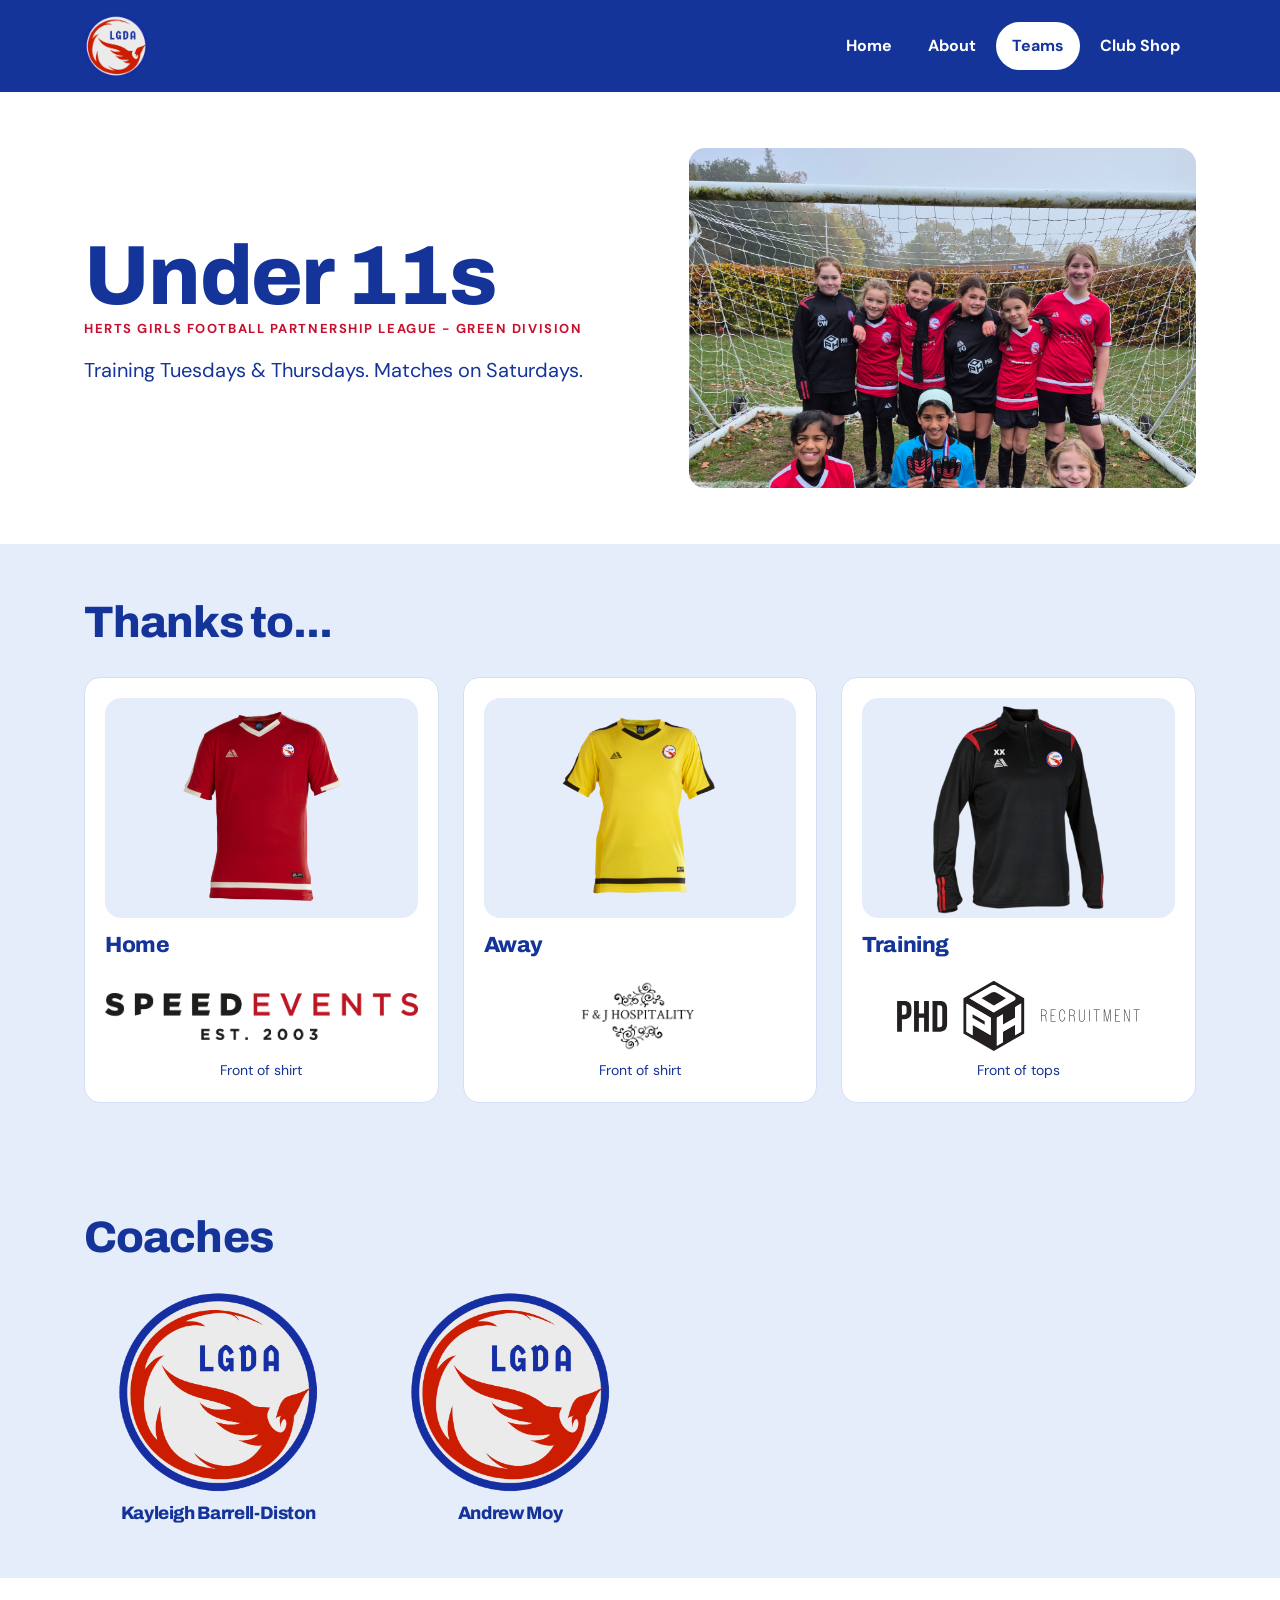
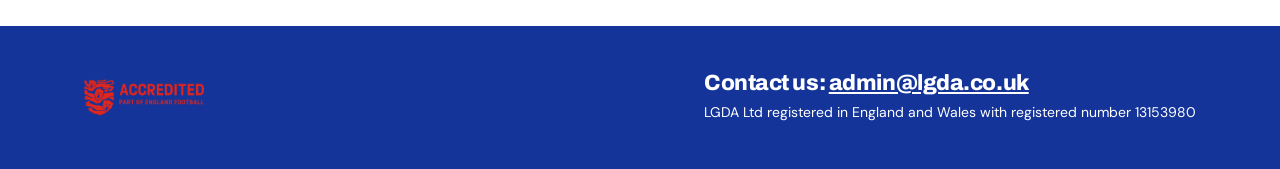
<file: under-11s.html>
<!doctype html>
<html lang="en-GB">
<head>
<meta charset="utf-8">
<meta name="viewport" content="width=device-width, initial-scale=1">
<title>Under 11s | LGDA</title>
<script>document.documentElement.className+=' js'</script>
<meta name="description" content="LGDA Under 11s: coaches, sponsors, squad and honours.">
<link rel="preconnect" href="https://fonts.googleapis.com">
<link rel="preconnect" href="https://fonts.gstatic.com" crossorigin>
<link href="https://fonts.googleapis.com/css2?family=Archivo:wght@800&family=DM+Sans:wght@400;500;700&display=swap" rel="stylesheet">
<link rel="stylesheet" href="css/styles.css">
</head>
<body>
<a class="skip" href="#main">Skip to content</a>
<header class="site-header"><div class="wrap">
<!-- BADGE: save the original club badge as assets/images/badge.png (do not alter it) -->
<a class="badge" href="index.html"><img src="assets/images/badge.png" alt="LGDA FC home" height="64"></a>

<button class="menu-toggle" type="button" aria-expanded="false" aria-controls="site-nav">
  <svg class="i-open" width="20" height="20" viewBox="0 0 24 24" fill="none" stroke="currentColor" stroke-width="2.5" stroke-linecap="round" aria-hidden="true"><path d="M4 7h16M4 12h16M4 17h16"/></svg>
  <svg class="i-close" width="20" height="20" viewBox="0 0 24 24" fill="none" stroke="currentColor" stroke-width="2.5" stroke-linecap="round" aria-hidden="true"><path d="M6 6l12 12M18 6L6 18"/></svg>
  <span class="t-open">Menu</span><span class="t-close">Close</span>
</button>

<nav class="nav" id="site-nav" aria-label="Main"><a href="index.html">Home</a><a href="about.html">About</a><a href="index.html#teams" aria-current="page">Teams</a><a href="https://lgda.pendlesportswear.co.uk/">Club Shop</a></nav>
</div></header>
<main id="main">
<section><div class="wrap grid hero-grid" style="grid-template-columns:1.1fr 1fr">
<!--<div><p class="kicker">LGDA Teams</p><h1>Under 11s</h1><p class="lead-l mt-m">Herts Girls Football Partnership League - Green Division</p><p class="lead-l mt-m">Training Tuesdays & Thursdays. Matches on Saturdays.</p></div>-->
<div><h1>Under 11s</h1><p class="kicker">Herts Girls Football Partnership League - Green Division</p><p class="lead-l mt-m">Training Tuesdays & Thursdays. Matches on Saturdays.</p></div>

<img class="team-photo" src="assets/images/carousel/11s-nov.jpg" alt="The 2026/27 Under 12s squad" width="1200" height="800"></div></section>
<section class="tint"><div class="wrap"><h2 class="mb-m">Thanks to...</h2>
<!-- Replace the Logo placeholders with sponsor logos and the caption with what they sponsor, e.g. "Shirts" -->
<div class="grid cols-3">
<figure class="card tile"><img class="kit-photo" src="assets/images/home.png" alt="The red LGDA home kit" width="900" height="630"><h3 class="mb-s" style="margin-top:0">Home</h3><div class="grid gap-m"><div class="logo-slot"><img src="assets/images/sponsors/speed-logo.png" alt="Speed Events" width="300" height="72"><p>Front of shirt</p></div></figure>
<figure class="card tile"><img class="kit-photo" src="assets/images/away.png" alt="The yellow LGDA away kit" width="900" height="630"><h3 class="mb-s" style="margin-top:0">Away</h3><div class="grid gap-m"><div class="logo-slot"><img src="assets/images/sponsors/F&J Logo.png" alt="F&J Hospitality" width="300" height="72"><p>Front of shirt</p></div></figure>
<figure class="card tile"><img class="kit-photo" src="assets/images/training.png" alt="The black LGDA training sweatshirt" width="900" height="630"><h3 class="mb-s" style="margin-top:0">Training</h3><div class="grid gap-m"><div class="logo-slot"><img src="assets/images/sponsors/phd.svg" alt="PHD Recruitment" width="300" height="72"><p>Front of tops</p></div></div></figure>
</div></div></section>
  
<!-- OPTIONAL: delete this whole section if there is no squad photo or list 
<section style="padding-top:0"><div class="wrap"><h2 class="mb-m">The squad</h2>
<div class="ph h-320 mb-s">Squad photo placeholder</div>
<div class="grid cols-4 keep-2">
<div><div class="ph h-200">Photo</div><h3 class="name">[Player name]</h3></div>
<div><div class="ph h-200">Photo</div><h3 class="name">[Player name]</h3></div>
<div><div class="ph h-200">Photo</div><h3 class="name">[Player name]</h3></div>
<div><div class="ph h-200">Photo</div><h3 class="name">[Player name]</h3></div>
<div><div class="ph h-200">Photo</div><h3 class="name">[Player name]</h3></div>
<div><div class="ph h-200">Photo</div><h3 class="name">[Player name]</h3></div>
<div><div class="ph h-200">Photo</div><h3 class="name">[Player name]</h3></div>
<div><div class="ph h-200">Photo</div><h3 class="name">[Player name]</h3></div>
</div></div></section> -->

<section class="tint"><div class="wrap"><h2 class="mb-m">Coaches</h2><div class="grid cols-2 keep-2" style="max-width:560px">
<div><img class="coach-photo" src="assets/images/badge.png" alt="Kayleigh Barrell-Diston, Under 12s coach" width="600" height="720"><h3 class="name">Kayleigh Barrell-Diston</h3></div>
<div><img class="coach-photo" src="assets/images/badge.png" alt="Andrew Moy, Under 12s coach" width="600" height="720"><h3 class="name">Andrew Moy</h3></div>
</div></div></section>
</main>
<footer class="site-footer"><div class="wrap">
<!-- FA badge: save as assets/images/fa-accredited.jpg -->
<img src="assets/images/fa-accredited.jpg" alt="England Football Accredited club">
<div><h3>Contact us: <a href="mailto:admin@lgda.co.uk">admin@lgda.co.uk</a></h3>
<p>LGDA Ltd registered in England and Wales with registered number 13153980</p></div>
</div></footer>
<script src="js/main.js" defer></script>
</body>
</html>
</file>
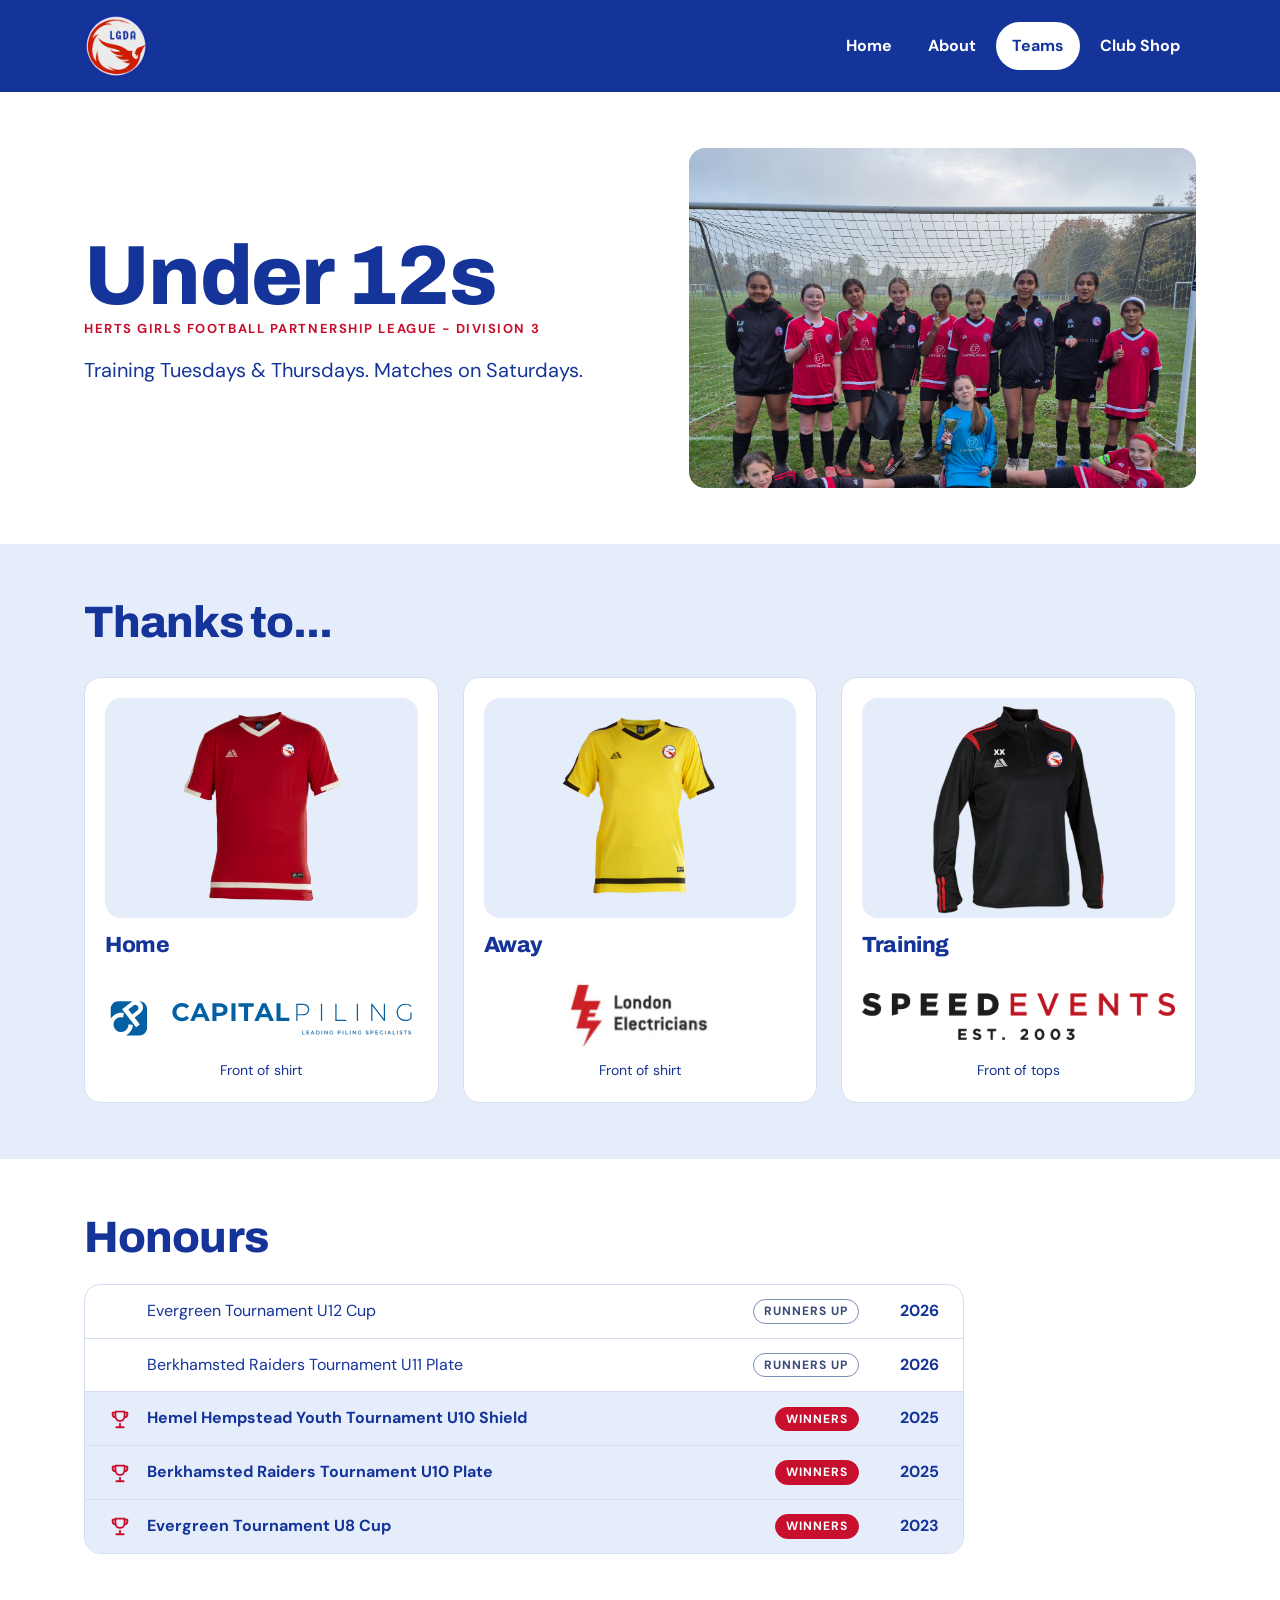
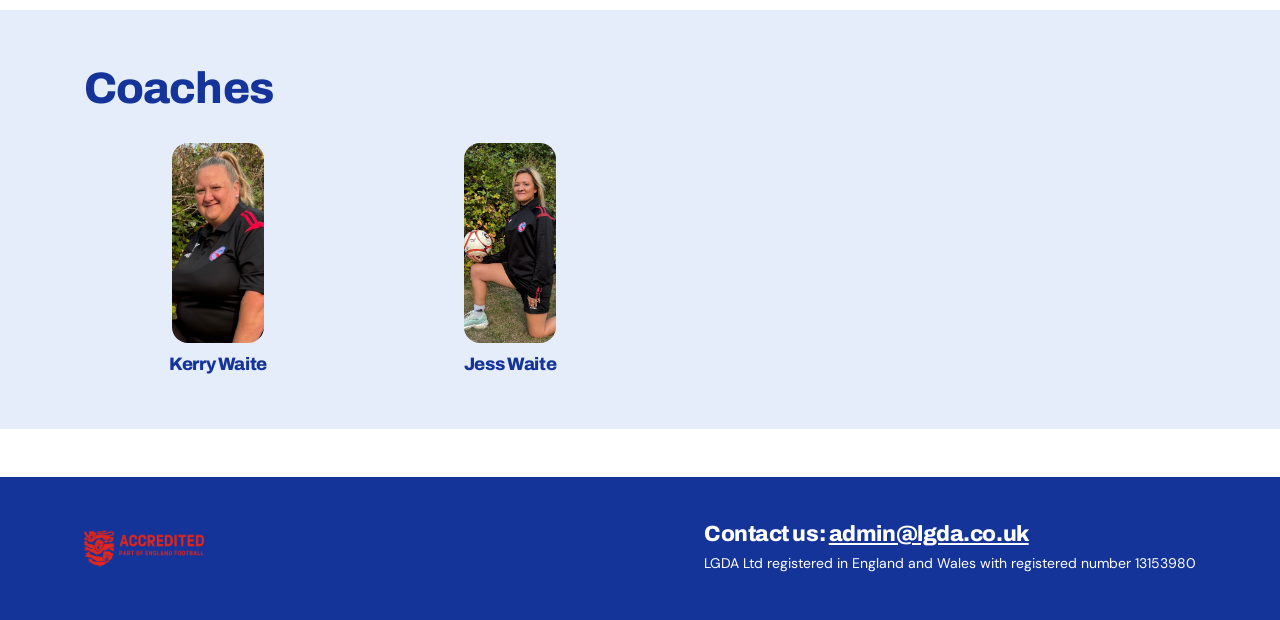
<file: under-12s.html>
<!doctype html>
<html lang="en-GB">
<head>
<meta charset="utf-8">
<meta name="viewport" content="width=device-width, initial-scale=1">
<title>Under 12s | LGDA</title>
<script>document.documentElement.className+=' js'</script>
<meta name="description" content="LGDA Under 12s: coaches, sponsors, squad and honours.">
<link rel="preconnect" href="https://fonts.googleapis.com">
<link rel="preconnect" href="https://fonts.gstatic.com" crossorigin>
<link href="https://fonts.googleapis.com/css2?family=Archivo:wght@800&family=DM+Sans:wght@400;500;700&display=swap" rel="stylesheet">
<link rel="stylesheet" href="css/styles.css">
</head>
<body>
<a class="skip" href="#main">Skip to content</a>
<header class="site-header"><div class="wrap">
<!-- BADGE: save the original club badge as assets/images/badge.png (do not alter it) -->
<a class="badge" href="index.html"><img src="assets/images/badge.png" alt="LGDA FC home" height="64"></a>

<button class="menu-toggle" type="button" aria-expanded="false" aria-controls="site-nav">
  <svg class="i-open" width="20" height="20" viewBox="0 0 24 24" fill="none" stroke="currentColor" stroke-width="2.5" stroke-linecap="round" aria-hidden="true"><path d="M4 7h16M4 12h16M4 17h16"/></svg>
  <svg class="i-close" width="20" height="20" viewBox="0 0 24 24" fill="none" stroke="currentColor" stroke-width="2.5" stroke-linecap="round" aria-hidden="true"><path d="M6 6l12 12M18 6L6 18"/></svg>
  <span class="t-open">Menu</span><span class="t-close">Close</span>
</button>

<nav class="nav" id="site-nav" aria-label="Main"><a href="index.html">Home</a><a href="about.html">About</a><a href="index.html#teams" aria-current="page">Teams</a><a href="https://lgda.pendlesportswear.co.uk/">Club Shop</a></nav>
</div></header>
<main id="main">
<section><div class="wrap grid hero-grid" style="grid-template-columns:1.1fr 1fr">
<!--<div><p class="kicker">LGDA Teams</p><h1>Under 12s</h1><p class="lead-l mt-m">Herts Girls Football Partnership League - Division 3.</p><p class="lead-l mt-m">Training Tuesdays & Thursdays. Matches on Saturdays.</p></div>-->
<div><h1>Under 12s</h1><p class="kicker">Herts Girls Football Partnership League - Division 3</p><p class="lead-l mt-m">Training Tuesdays & Thursdays. Matches on Saturdays.</p></div>

<img class="team-photo" src="assets/images/carousel/12s-nov.jpg" alt="The 2026/27 Under 12s squad" width="1200" height="800"></div></section>
<section class="tint"><div class="wrap"><h2 class="mb-m">Thanks to...</h2>
<!-- Replace the Logo placeholders with sponsor logos and the caption with what they sponsor, e.g. "Shirts" -->
<div class="grid cols-3">
<figure class="card tile"><img class="kit-photo" src="assets/images/home.png" alt="The red LGDA home kit" width="900" height="630"><h3 class="mb-s" style="margin-top:0">Home</h3><div class="grid gap-m"><div class="logo-slot"><img src="assets/images/sponsors/capital.svg" alt="Capital Piling" width="300" height="72"><p>Front of shirt</p></div></figure>
<figure class="card tile"><img class="kit-photo" src="assets/images/away.png" alt="The yellow LGDA away kit" width="900" height="630"><h3 class="mb-s" style="margin-top:0">Away</h3><div class="grid gap-m"><div class="logo-slot"><img src="assets/images/sponsors/London Electricals.jpg" alt="London Electricians" width="300" height="72"><p>Front of shirt</p></div></figure>
<figure class="card tile"><img class="kit-photo" src="assets/images/training.png" alt="The black LGDA training sweatshirt" width="900" height="630"><h3 class="mb-s" style="margin-top:0">Training</h3><div class="grid gap-m"><div class="logo-slot"><img src="assets/images/sponsors/speed-logo.png" alt="Speed Events" width="300" height="72"><p>Front of tops</p></div></div></figure>
</div></div></section>
  
<!-- OPTIONAL: delete this whole section if there is no squad photo or list 
<section style="padding-top:0"><div class="wrap"><h2 class="mb-m">The squad</h2>
<div class="ph h-320 mb-s">Squad photo placeholder</div>
<div class="grid cols-4 keep-2">
<div><div class="ph h-200">Photo</div><h3 class="name">[Player name]</h3></div>
<div><div class="ph h-200">Photo</div><h3 class="name">[Player name]</h3></div>
<div><div class="ph h-200">Photo</div><h3 class="name">[Player name]</h3></div>
<div><div class="ph h-200">Photo</div><h3 class="name">[Player name]</h3></div>
<div><div class="ph h-200">Photo</div><h3 class="name">[Player name]</h3></div>
<div><div class="ph h-200">Photo</div><h3 class="name">[Player name]</h3></div>
<div><div class="ph h-200">Photo</div><h3 class="name">[Player name]</h3></div>
<div><div class="ph h-200">Photo</div><h3 class="name">[Player name]</h3></div>
</div></div></section> -->
<section><div class="wrap"><h2 class="mb-s">Honours</h2>
<ul class="honours">
  <li class="honour">
    <span class="honour__icon" aria-hidden="true"></span>
    <span class="honour__name">Evergreen Tournament U12 Cup</span>
    <span class="honour__meta"><b class="honour__result">Runners up</b><b class="honour__year">2026</b></span>
  </li>
  <li class="honour">
    <span class="honour__icon" aria-hidden="true"></span>
    <span class="honour__name">Berkhamsted Raiders Tournament U11 Plate</span>
    <span class="honour__meta"><b class="honour__result">Runners up</b><b class="honour__year">2026</b></span>
  </li>
  <li class="honour honour--win">
    <svg class="honour__icon" viewBox="0 0 24 24" fill="none" stroke="#C8102E" stroke-width="2" stroke-linecap="round" stroke-linejoin="round" aria-hidden="true"><path d="M8 21h8M12 17v4M7 4h10v5a5 5 0 0 1-10 0V4z"/><path d="M17 5h3v2a3 3 0 0 1-3 3M7 5H4v2a3 3 0 0 0 3 3"/></svg>
    <span class="honour__name">Hemel Hempstead Youth Tournament U10 Shield</span>
    <span class="honour__meta"><b class="honour__result">Winners</b><b class="honour__year">2025</b></span>
  </li>
  <li class="honour honour--win">
    <svg class="honour__icon" viewBox="0 0 24 24" fill="none" stroke="#C8102E" stroke-width="2" stroke-linecap="round" stroke-linejoin="round" aria-hidden="true"><path d="M8 21h8M12 17v4M7 4h10v5a5 5 0 0 1-10 0V4z"/><path d="M17 5h3v2a3 3 0 0 1-3 3M7 5H4v2a3 3 0 0 0 3 3"/></svg>
    <span class="honour__name">Berkhamsted Raiders Tournament U10 Plate</span>
    <span class="honour__meta"><b class="honour__result">Winners</b><b class="honour__year">2025</b></span>
  </li>
  <li class="honour honour--win">
    <svg class="honour__icon" viewBox="0 0 24 24" fill="none" stroke="#C8102E" stroke-width="2" stroke-linecap="round" stroke-linejoin="round" aria-hidden="true"><path d="M8 21h8M12 17v4M7 4h10v5a5 5 0 0 1-10 0V4z"/><path d="M17 5h3v2a3 3 0 0 1-3 3M7 5H4v2a3 3 0 0 0 3 3"/></svg>
    <span class="honour__name">Evergreen Tournament U8 Cup</span>
    <span class="honour__meta"><b class="honour__result">Winners</b><b class="honour__year">2023</b></span>
  </li>
</ul>
</div></section>
<section class="tint"><div class="wrap"><h2 class="mb-m">Coaches</h2><div class="grid cols-2 keep-2" style="max-width:560px">
<div><img class="coach-photo" src="assets/images/coaches/kerry.jpg" alt="Kerry Waite, Under 12s coach" width="600" height="720"><h3 class="name">Kerry Waite</h3></div>
<div><img class="coach-photo" src="assets/images/coaches/jess.jpg" alt="Jess Waite, Under 12s coach" width="600" height="720"><h3 class="name">Jess Waite</h3></div>
</div></div></section>
</main>
<footer class="site-footer"><div class="wrap">
<!-- FA badge: save as assets/images/fa-accredited.jpg -->
<img src="assets/images/fa-accredited.jpg" alt="England Football Accredited club">
<div><h3>Contact us: <a href="mailto:admin@lgda.co.uk">admin@lgda.co.uk</a></h3>
<p>LGDA Ltd registered in England and Wales with registered number 13153980</p></div>
</div></footer>
<script src="js/main.js" defer></script>
</body>
</html>
</file>
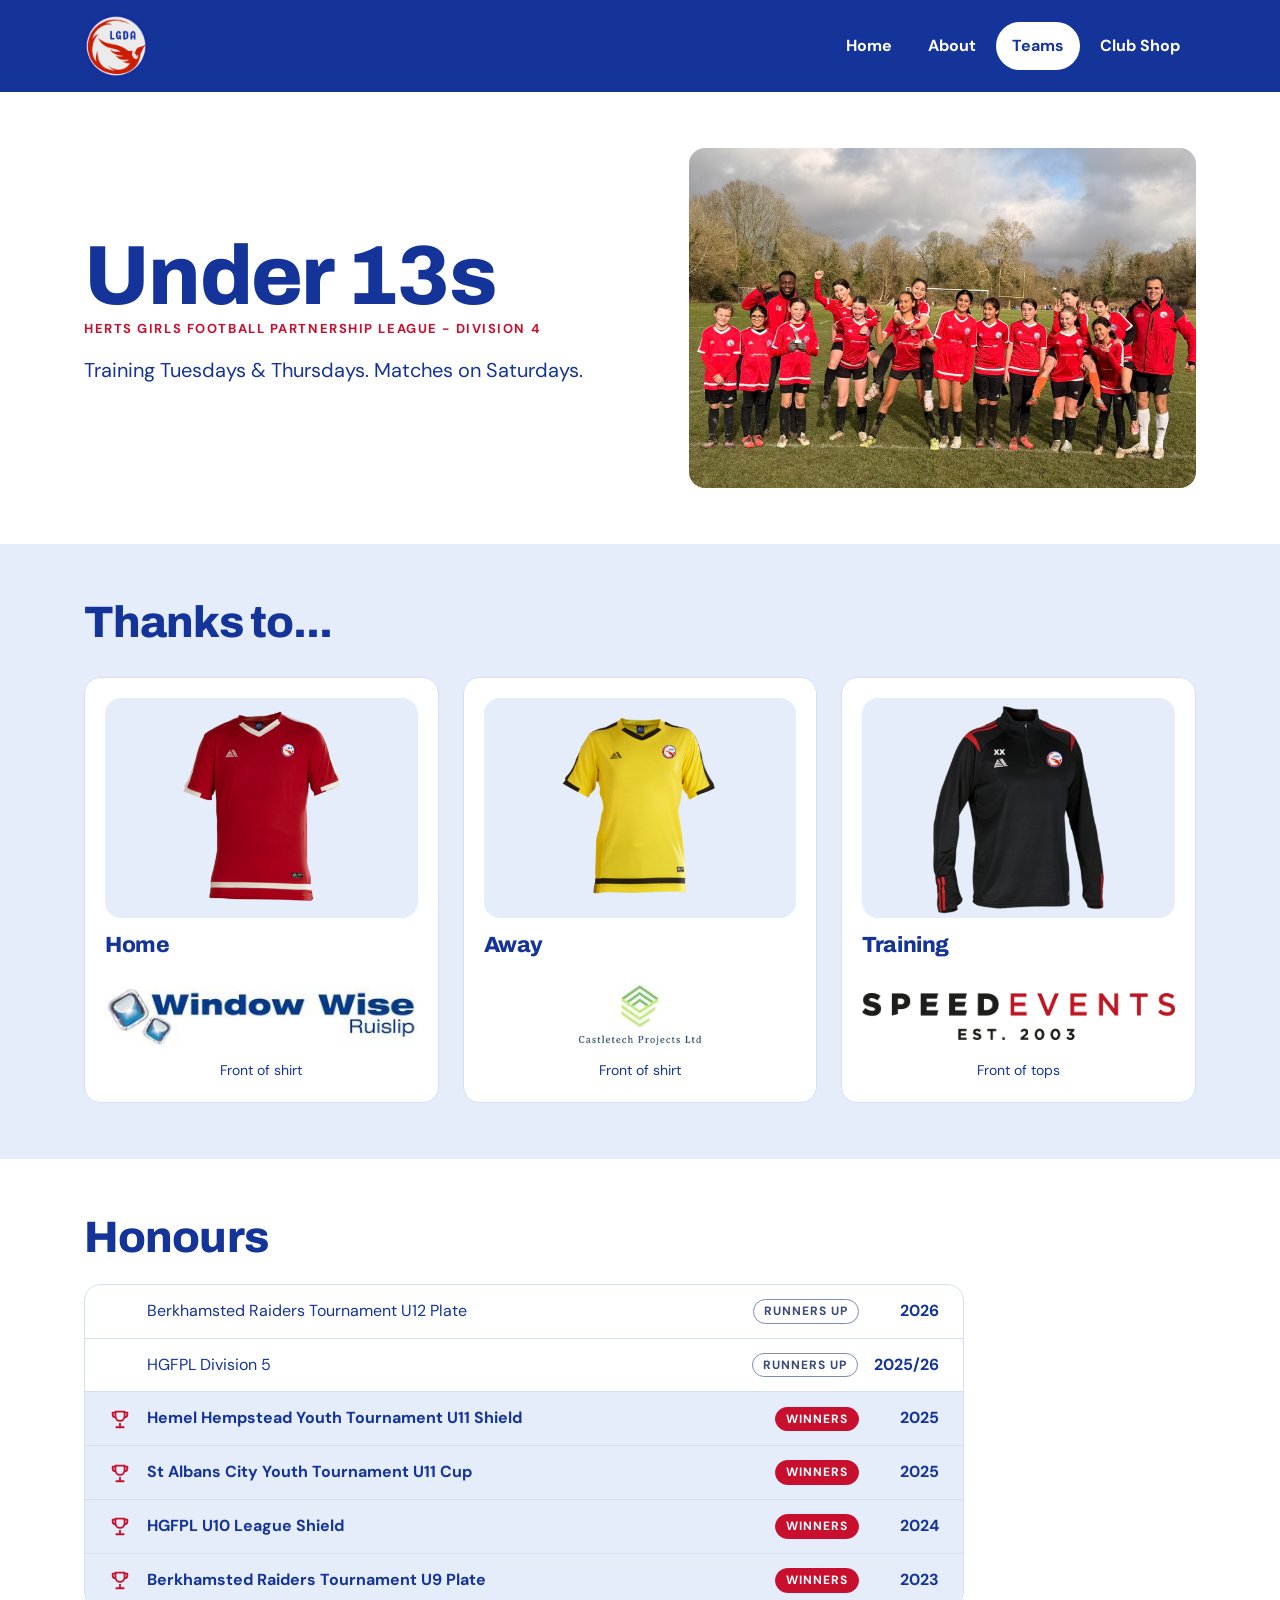
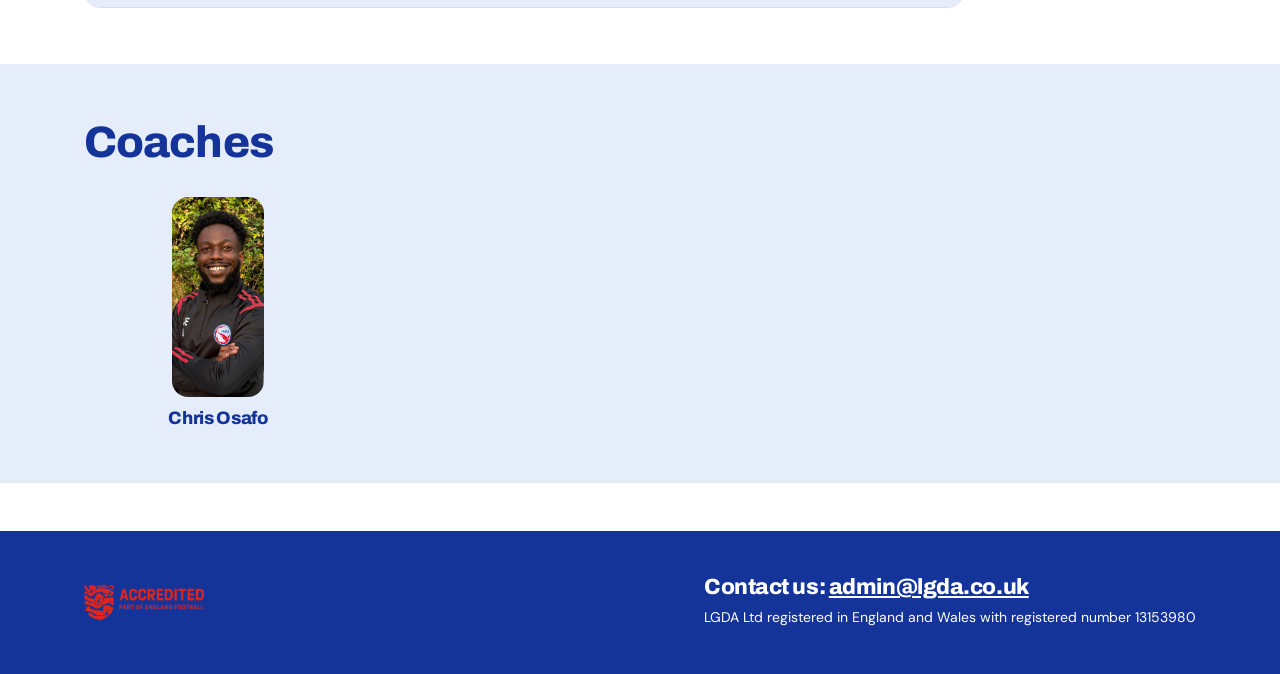
<file: under-13s.html>
<!doctype html>
<html lang="en-GB">
<head>
<meta charset="utf-8">
<meta name="viewport" content="width=device-width, initial-scale=1">
<title>Under 13s | LGDA</title>
<script>document.documentElement.className+=' js'</script>
<meta name="description" content="LGDA Under 13s: coaches, sponsors, squad and honours.">
<link rel="preconnect" href="https://fonts.googleapis.com">
<link rel="preconnect" href="https://fonts.gstatic.com" crossorigin>
<link href="https://fonts.googleapis.com/css2?family=Archivo:wght@800&family=DM+Sans:wght@400;500;700&display=swap" rel="stylesheet">
<link rel="stylesheet" href="css/styles.css">
</head>
<body>
<a class="skip" href="#main">Skip to content</a>
<header class="site-header"><div class="wrap">
<!-- BADGE: save the original club badge as assets/images/badge.png (do not alter it) -->
<a class="badge" href="index.html"><img src="assets/images/badge.png" alt="LGDA FC home" height="64"></a>

<button class="menu-toggle" type="button" aria-expanded="false" aria-controls="site-nav">
  <svg class="i-open" width="20" height="20" viewBox="0 0 24 24" fill="none" stroke="currentColor" stroke-width="2.5" stroke-linecap="round" aria-hidden="true"><path d="M4 7h16M4 12h16M4 17h16"/></svg>
  <svg class="i-close" width="20" height="20" viewBox="0 0 24 24" fill="none" stroke="currentColor" stroke-width="2.5" stroke-linecap="round" aria-hidden="true"><path d="M6 6l12 12M18 6L6 18"/></svg>
  <span class="t-open">Menu</span><span class="t-close">Close</span>
</button>

<nav class="nav" id="site-nav" aria-label="Main"><a href="index.html">Home</a><a href="about.html">About</a><a href="index.html#teams" aria-current="page">Teams</a><a href="https://lgda.pendlesportswear.co.uk/">Club Shop</a></nav>
</div></header>
<main id="main">
<section><div class="wrap grid hero-grid" style="grid-template-columns:1.1fr 1fr">
<!--<div><p class="kicker">LGDA Teams</p><h1>Under 13s</h1><p class="lead-l mt-m">Herts Girls Football Partnership League - Division 4.</p><p class="lead-l mt-m">Training Tuesdays & Thursdays. Matches on Saturdays.</p></div>-->
<div><h1>Under 13s</h1><p class="kicker">Herts Girls Football Partnership League - Division 4</p><p class="lead-l mt-m">Training Tuesdays & Thursdays. Matches on Saturdays.</p></div>

<img class="team-photo" src="assets/images/carousel/U13.jpg" alt="The 2026/27 Under 13s squad" width="1200" height="800"></div></section>
<section class="tint"><div class="wrap"><h2 class="mb-m">Thanks to...</h2>
<!-- Replace the Logo placeholders with sponsor logos and the caption with what they sponsor, e.g. "Shirts" -->
<div class="grid cols-3">
<figure class="card tile"><img class="kit-photo" src="assets/images/home.png" alt="The red LGDA home kit" width="900" height="630"><h3 class="mb-s" style="margin-top:0">Home</h3><div class="grid gap-m"><div class="logo-slot"><img src="assets/images/sponsors/Window Wise.jpg" alt="Window Wise, Ruislip" width="300" height="72"><p>Front of shirt</p></div></figure>
<figure class="card tile"><img class="kit-photo" src="assets/images/away.png" alt="The yellow LGDA away kit" width="900" height="630"><h3 class="mb-s" style="margin-top:0">Away</h3><div class="grid gap-m"><div class="logo-slot"><img src="assets/images/sponsors/castletech.jpg" alt="Castletech Projects Ltd" width="300" height="72"><p>Front of shirt</p></div></figure>
<figure class="card tile"><img class="kit-photo" src="assets/images/training.png" alt="The black LGDA training sweatshirt" width="900" height="630"><h3 class="mb-s" style="margin-top:0">Training</h3><div class="grid gap-m"><div class="logo-slot"><img src="assets/images/sponsors/speed-logo.png" alt="Speed Events" width="300" height="72"><p>Front of tops</p></div></div></figure>
</div></div></section>
  
<!-- OPTIONAL: delete this whole section if there is no squad photo or list 
<section style="padding-top:0"><div class="wrap"><h2 class="mb-m">The squad</h2>
<div class="ph h-320 mb-s">Squad photo placeholder</div>
<div class="grid cols-4 keep-2">
<div><div class="ph h-200">Photo</div><h3 class="name">[Player name]</h3></div>
<div><div class="ph h-200">Photo</div><h3 class="name">[Player name]</h3></div>
<div><div class="ph h-200">Photo</div><h3 class="name">[Player name]</h3></div>
<div><div class="ph h-200">Photo</div><h3 class="name">[Player name]</h3></div>
<div><div class="ph h-200">Photo</div><h3 class="name">[Player name]</h3></div>
<div><div class="ph h-200">Photo</div><h3 class="name">[Player name]</h3></div>
<div><div class="ph h-200">Photo</div><h3 class="name">[Player name]</h3></div>
<div><div class="ph h-200">Photo</div><h3 class="name">[Player name]</h3></div>
</div></div></section> -->
<section><div class="wrap"><h2 class="mb-s">Honours</h2>
<ul class="honours">
  <li class="honour">
    <span class="honour__icon" aria-hidden="true"></span>
    <span class="honour__name">Berkhamsted Raiders Tournament U12 Plate</span>
    <span class="honour__meta"><b class="honour__result">Runners up</b><b class="honour__year">2026</b></span>
  </li>
  <li class="honour">
    <span class="honour__icon" aria-hidden="true"></span>
    <span class="honour__name">HGFPL Division 5</span>
    <span class="honour__meta"><b class="honour__result">Runners up</b><b class="honour__year">2025/26</b></span>
  </li>
  <li class="honour honour--win">
    <svg class="honour__icon" viewBox="0 0 24 24" fill="none" stroke="#C8102E" stroke-width="2" stroke-linecap="round" stroke-linejoin="round" aria-hidden="true"><path d="M8 21h8M12 17v4M7 4h10v5a5 5 0 0 1-10 0V4z"/><path d="M17 5h3v2a3 3 0 0 1-3 3M7 5H4v2a3 3 0 0 0 3 3"/></svg>
    <span class="honour__name">Hemel Hempstead Youth Tournament U11 Shield</span>
    <span class="honour__meta"><b class="honour__result">Winners</b><b class="honour__year">2025</b></span>
  </li>
  <li class="honour honour--win">
    <svg class="honour__icon" viewBox="0 0 24 24" fill="none" stroke="#C8102E" stroke-width="2" stroke-linecap="round" stroke-linejoin="round" aria-hidden="true"><path d="M8 21h8M12 17v4M7 4h10v5a5 5 0 0 1-10 0V4z"/><path d="M17 5h3v2a3 3 0 0 1-3 3M7 5H4v2a3 3 0 0 0 3 3"/></svg>
    <span class="honour__name">St Albans City Youth Tournament U11 Cup</span>
    <span class="honour__meta"><b class="honour__result">Winners</b><b class="honour__year">2025</b></span>
  </li>
  <li class="honour honour--win">
    <svg class="honour__icon" viewBox="0 0 24 24" fill="none" stroke="#C8102E" stroke-width="2" stroke-linecap="round" stroke-linejoin="round" aria-hidden="true"><path d="M8 21h8M12 17v4M7 4h10v5a5 5 0 0 1-10 0V4z"/><path d="M17 5h3v2a3 3 0 0 1-3 3M7 5H4v2a3 3 0 0 0 3 3"/></svg>
    <span class="honour__name">HGFPL U10 League Shield</span>
    <span class="honour__meta"><b class="honour__result">Winners</b><b class="honour__year">2024</b></span>
  </li>
  <li class="honour honour--win">
    <svg class="honour__icon" viewBox="0 0 24 24" fill="none" stroke="#C8102E" stroke-width="2" stroke-linecap="round" stroke-linejoin="round" aria-hidden="true"><path d="M8 21h8M12 17v4M7 4h10v5a5 5 0 0 1-10 0V4z"/><path d="M17 5h3v2a3 3 0 0 1-3 3M7 5H4v2a3 3 0 0 0 3 3"/></svg>
    <span class="honour__name">Berkhamsted Raiders Tournament U9 Plate</span>
    <span class="honour__meta"><b class="honour__result">Winners</b><b class="honour__year">2023</b></span>
  </li>  
</ul>
</div></section>
<section class="tint"><div class="wrap"><h2 class="mb-m">Coaches</h2><div class="grid cols-2 keep-2" style="max-width:560px">
<div><img class="coach-photo" src="assets/images/coaches/chris.jpg" alt="Chris Osafo, Under 13s coach" width="600" height="720"><h3 class="name">Chris Osafo</h3></div>
</div></div></section>
</main>
<footer class="site-footer"><div class="wrap">
<!-- FA badge: save as assets/images/fa-accredited.jpg -->
<img src="assets/images/fa-accredited.jpg" alt="England Football Accredited club">
<div><h3>Contact us: <a href="mailto:admin@lgda.co.uk">admin@lgda.co.uk</a></h3>
<p>LGDA Ltd registered in England and Wales with registered number 13153980</p></div>
</div></footer>
<script src="js/main.js" defer></script>
</body>
</html>
</file>
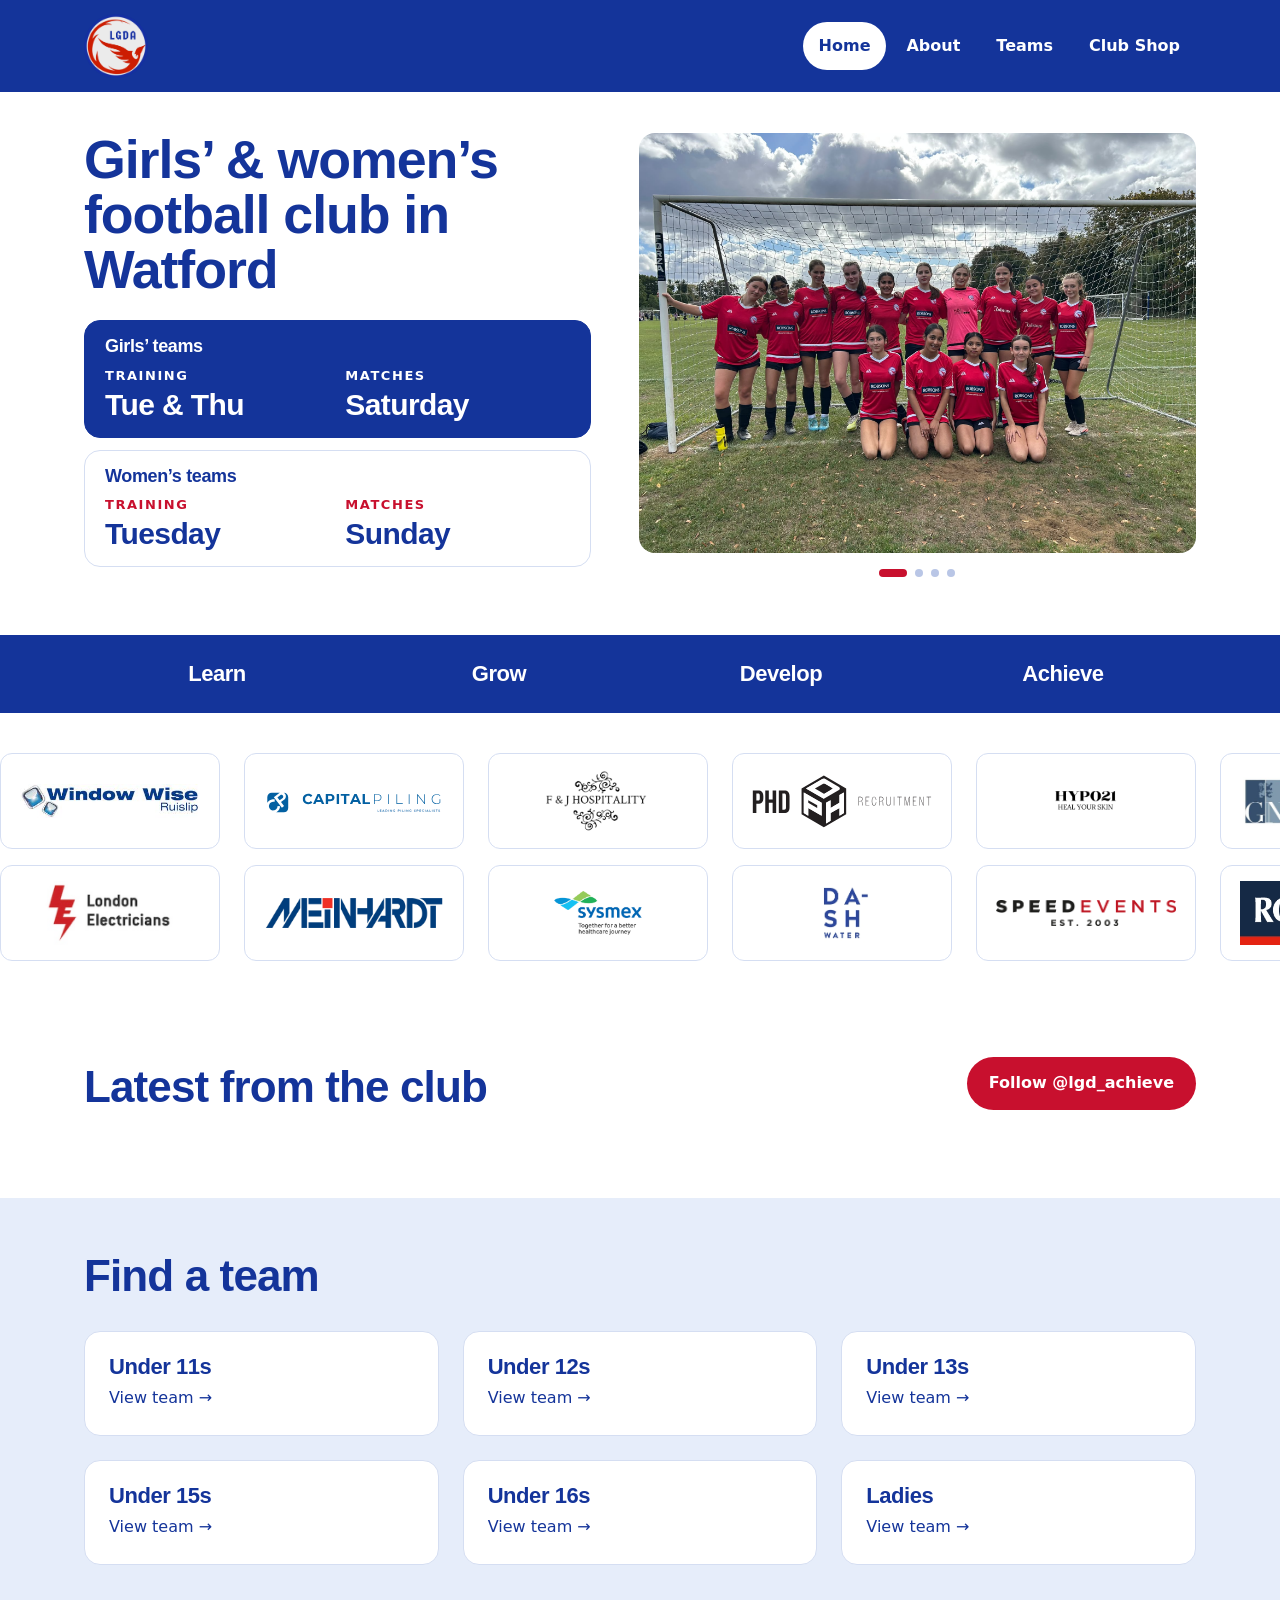
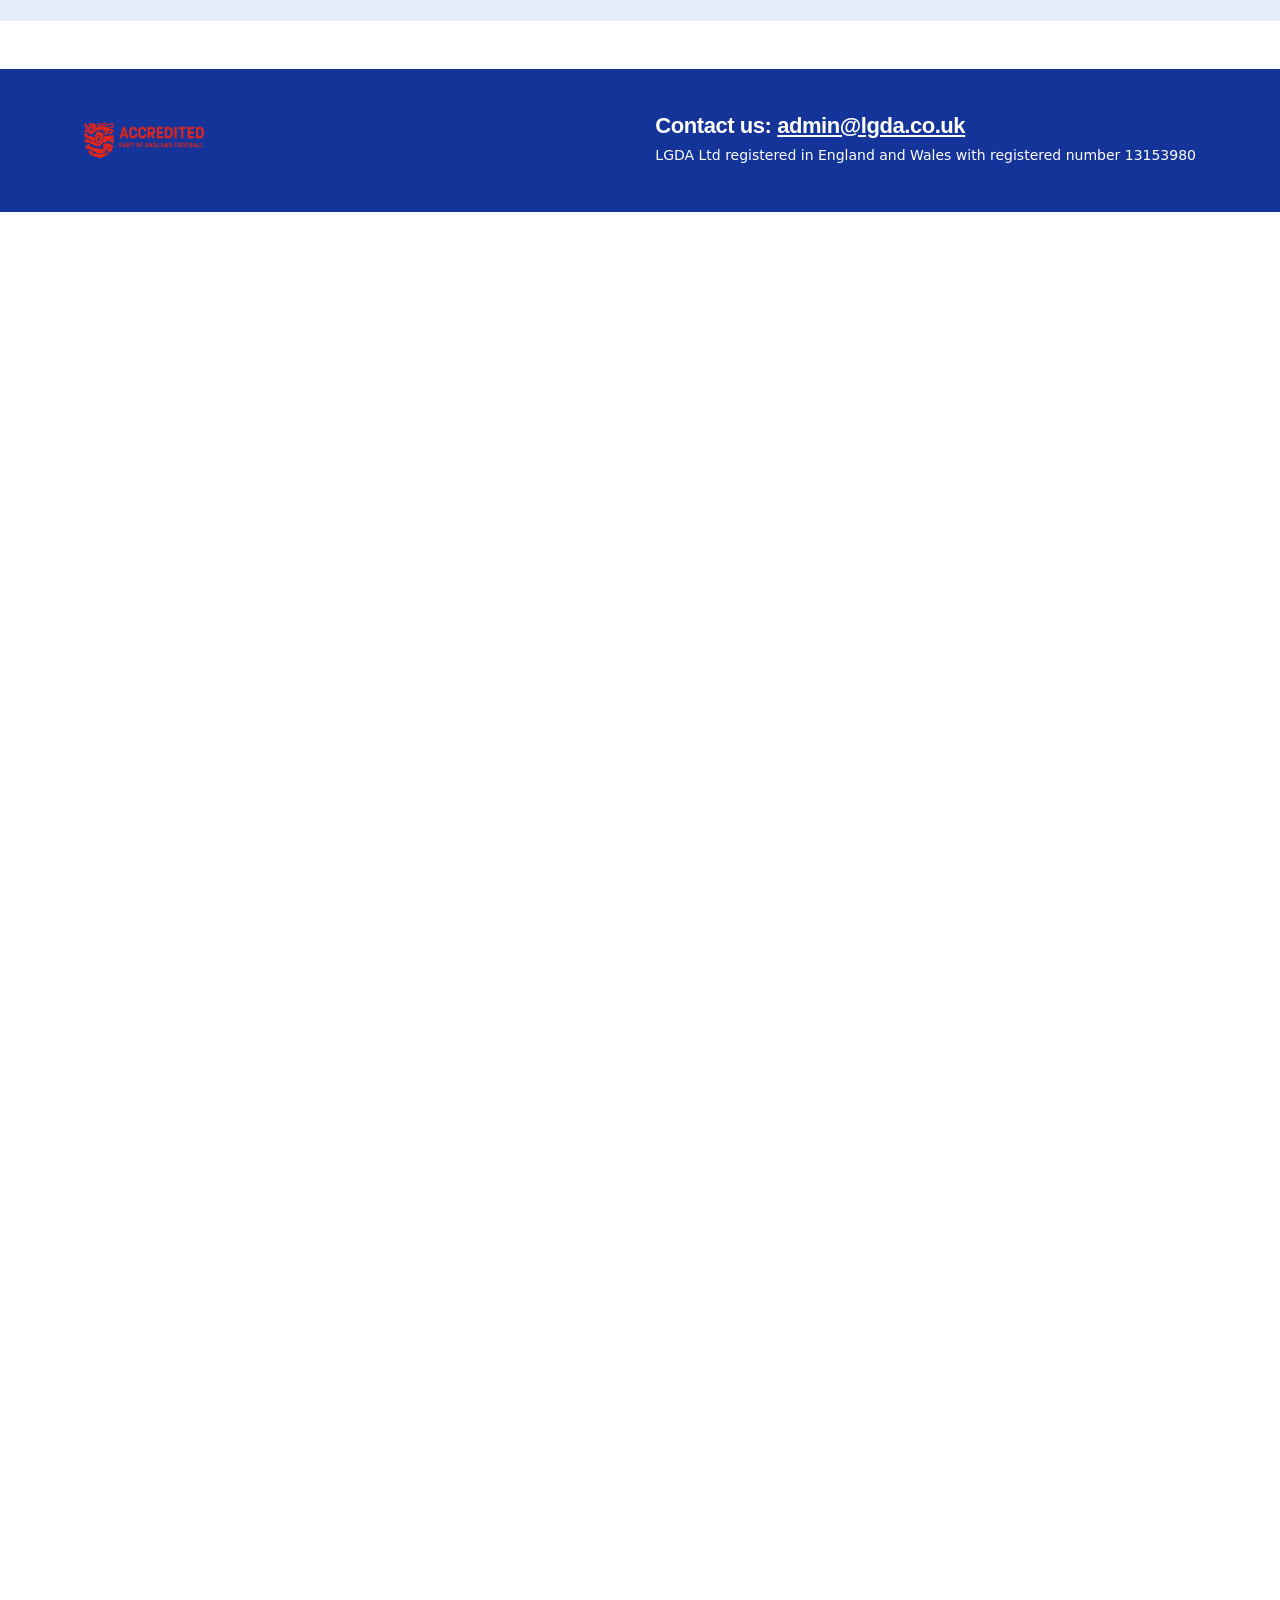
<file: under-14s.html>
<!doctype html>
<html lang="en-GB"><head><meta charset="utf-8">
<title>Under 14s | LGDA</title>
<meta http-equiv="refresh" content="0; url=index.html#teams">
<link rel="canonical" href="https://lgda.co.uk/">
</head><body><p>We don't currently have an Under 14s team. <a href="index.html#teams">Find a team</a></p></body></html>
</file>
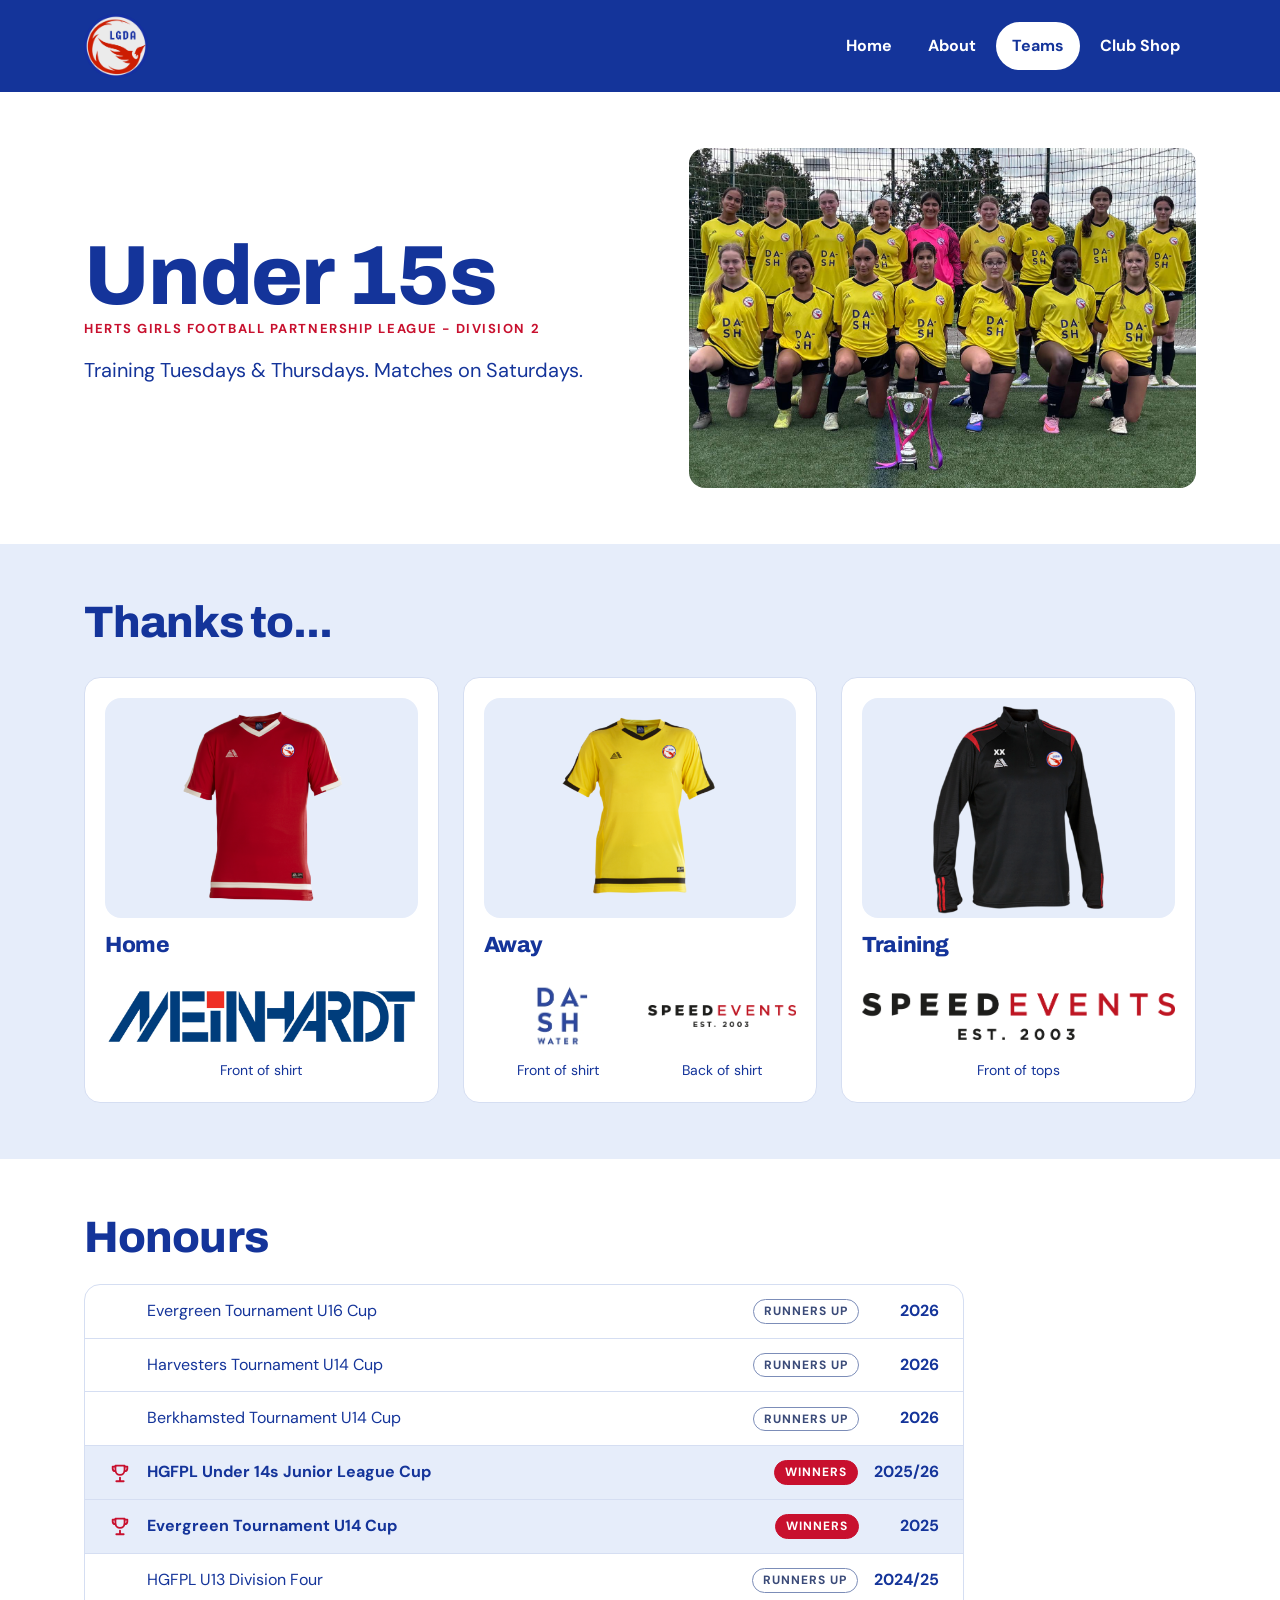
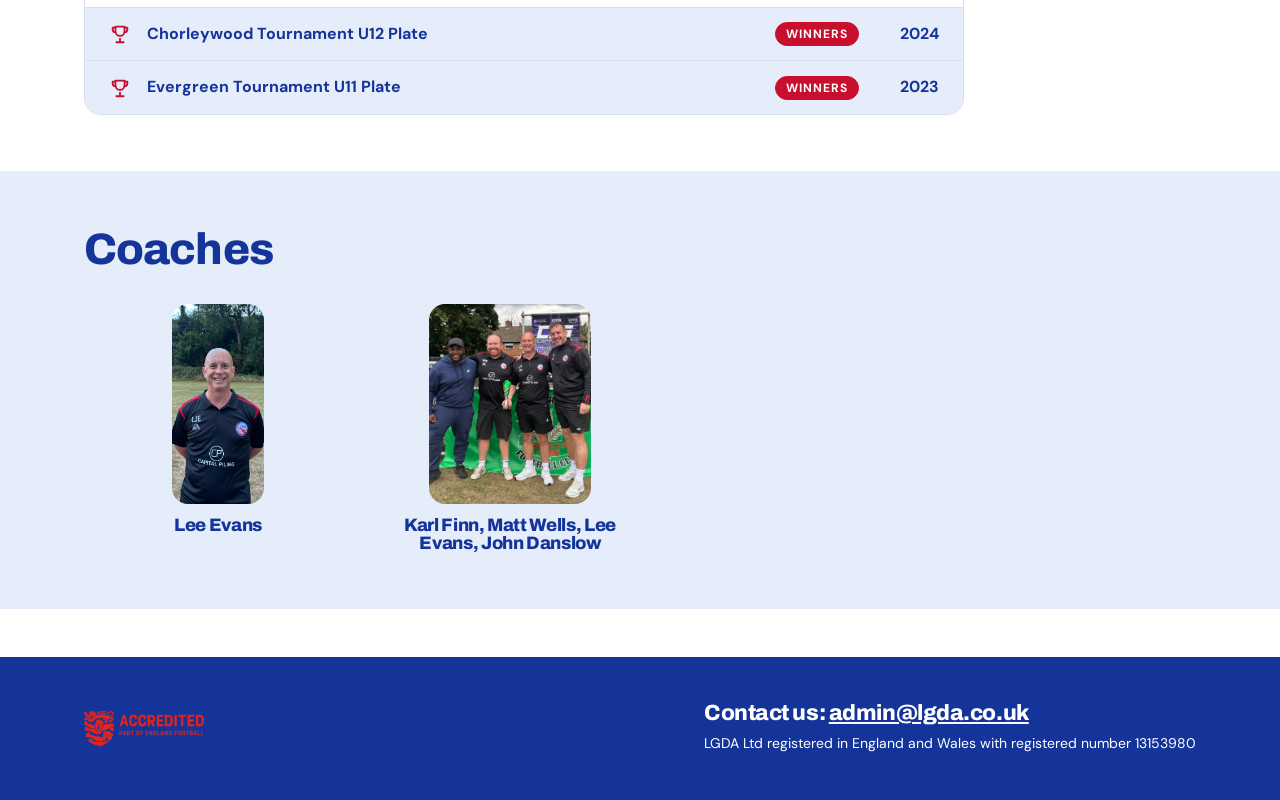
<file: under-15s.html>
<!doctype html>
<html lang="en-GB">
<head>
<meta charset="utf-8">
<meta name="viewport" content="width=device-width, initial-scale=1">
<title>Under 15s | LGDA</title>
<script>document.documentElement.className+=' js'</script>
<meta name="description" content="LGDA Under 15s: coaches, sponsors, squad and honours.">
<link rel="preconnect" href="https://fonts.googleapis.com">
<link rel="preconnect" href="https://fonts.gstatic.com" crossorigin>
<link href="https://fonts.googleapis.com/css2?family=Archivo:wght@800&family=DM+Sans:wght@400;500;700&display=swap" rel="stylesheet">
<link rel="stylesheet" href="css/styles.css">
</head>
<body>
<a class="skip" href="#main">Skip to content</a>
<header class="site-header"><div class="wrap">
<!-- BADGE: save the original club badge as assets/images/badge.png (do not alter it) -->
<a class="badge" href="index.html"><img src="assets/images/badge.png" alt="LGDA FC home" height="64"></a>

<button class="menu-toggle" type="button" aria-expanded="false" aria-controls="site-nav">
  <svg class="i-open" width="20" height="20" viewBox="0 0 24 24" fill="none" stroke="currentColor" stroke-width="2.5" stroke-linecap="round" aria-hidden="true"><path d="M4 7h16M4 12h16M4 17h16"/></svg>
  <svg class="i-close" width="20" height="20" viewBox="0 0 24 24" fill="none" stroke="currentColor" stroke-width="2.5" stroke-linecap="round" aria-hidden="true"><path d="M6 6l12 12M18 6L6 18"/></svg>
  <span class="t-open">Menu</span><span class="t-close">Close</span>
</button>

<nav class="nav" id="site-nav" aria-label="Main"><a href="index.html">Home</a><a href="about.html">About</a><a href="index.html#teams" aria-current="page">Teams</a><a href="https://lgda.pendlesportswear.co.uk/">Club Shop</a></nav>
</div></header>
<main id="main">
<section><div class="wrap grid hero-grid" style="grid-template-columns:1.1fr 1fr">
<!--<div><p class="kicker">LGDA Teams</p><h1>Under 15s</h1><p class="lead-l mt-m">Herts Girls Football Partnership League - Division 2.</p><p class="lead-l mt-m">Training Tuesdays &amp; Thursdays. Matches on Saturdays.</p></div>-->
<div><h1>Under 15s</h1><p class="kicker">Herts Girls Football Partnership League - Division 2</p><p class="lead-l mt-m">Training Tuesdays &amp; Thursdays. Matches on Saturdays.</p></div>

<img class="team-photo" src="assets/images/carousel/U15.jpg" alt="The Under 15s squad with the 2026 Junior League Cup" width="1200" height="800"></div></section>
<section class="tint"><div class="wrap"><h2 class="mb-m">Thanks to...</h2>
<!-- Replace the Logo placeholders with sponsor logos and the caption with what they sponsor, e.g. "Shirts" -->
<div class="grid cols-3">
<figure class="card tile"><img class="kit-photo" src="assets/images/home.png" alt="The red LGDA home kit" width="900" height="630"><h3 class="mb-s" style="margin-top:0">Home</h3><div class="grid gap-m"><div class="logo-slot"><img src="assets/images/sponsors/Meinhardt.jpg" alt="Meinhardt" width="300" height="72"><p>Front of shirt</p></div></figure>
<figure class="card tile"><img class="kit-photo" src="assets/images/away.png" alt="The yellow LGDA away kit" width="900" height="630"><h3 class="mb-s" style="margin-top:0">Away</h3><div class="grid cols-2 keep-2 gap-m"><div class="logo-slot"><img src="assets/images/sponsors/dash.png" alt="DASH Water" width="300" height="72"><p>Front of shirt</p></div><div class="logo-slot"><img src="assets/images/sponsors/speed-logo.png" alt="Speed Events" width="300" height="72"><p>Back of shirt</p></div></figure>
<figure class="card tile"><img class="kit-photo" src="assets/images/training.png" alt="The black LGDA training sweatshirt" width="900" height="630"><h3 class="mb-s" style="margin-top:0">Training</h3><div class="grid gap-m"><div class="logo-slot"><img src="assets/images/sponsors/speed-logo.png" alt="Speed Events" width="300" height="72"><p>Front of tops</p></div></div></figure>
</div></div></section>
  
<!-- OPTIONAL: delete this whole section if there is no squad photo or list 
<section style="padding-top:0"><div class="wrap"><h2 class="mb-m">The squad</h2>
<div class="ph h-320 mb-s">Squad photo placeholder</div>
<div class="grid cols-4 keep-2">
<div><div class="ph h-200">Photo</div><h3 class="name">[Player name]</h3></div>
<div><div class="ph h-200">Photo</div><h3 class="name">[Player name]</h3></div>
<div><div class="ph h-200">Photo</div><h3 class="name">[Player name]</h3></div>
<div><div class="ph h-200">Photo</div><h3 class="name">[Player name]</h3></div>
<div><div class="ph h-200">Photo</div><h3 class="name">[Player name]</h3></div>
<div><div class="ph h-200">Photo</div><h3 class="name">[Player name]</h3></div>
<div><div class="ph h-200">Photo</div><h3 class="name">[Player name]</h3></div>
<div><div class="ph h-200">Photo</div><h3 class="name">[Player name]</h3></div>
</div></div></section> -->
<section><div class="wrap"><h2 class="mb-s">Honours</h2>
<ul class="honours">
  <li class="honour">
    <span class="honour__icon" aria-hidden="true"></span>
    <span class="honour__name">Evergreen Tournament U16 Cup</span>
    <span class="honour__meta"><b class="honour__result">Runners up</b><b class="honour__year">2026</b></span>
  </li>
  <li class="honour">
    <span class="honour__icon" aria-hidden="true"></span>
    <span class="honour__name">Harvesters Tournament U14 Cup</span>
    <span class="honour__meta"><b class="honour__result">Runners up</b><b class="honour__year">2026</b></span>
  </li>
  <li class="honour">
    <span class="honour__icon" aria-hidden="true"></span>
    <span class="honour__name">Berkhamsted Tournament U14 Cup</span>
    <span class="honour__meta"><b class="honour__result">Runners up</b><b class="honour__year">2026</b></span>
  </li>
  <li class="honour honour--win">
    <svg class="honour__icon" viewBox="0 0 24 24" fill="none" stroke="#C8102E" stroke-width="2" stroke-linecap="round" stroke-linejoin="round" aria-hidden="true"><path d="M8 21h8M12 17v4M7 4h10v5a5 5 0 0 1-10 0V4z"/><path d="M17 5h3v2a3 3 0 0 1-3 3M7 5H4v2a3 3 0 0 0 3 3"/></svg>
    <span class="honour__name">HGFPL Under 14s Junior League Cup</span>
    <span class="honour__meta"><b class="honour__result">Winners</b><b class="honour__year">2025/26</b></span>
  </li>
  <li class="honour honour--win">
    <svg class="honour__icon" viewBox="0 0 24 24" fill="none" stroke="#C8102E" stroke-width="2" stroke-linecap="round" stroke-linejoin="round" aria-hidden="true"><path d="M8 21h8M12 17v4M7 4h10v5a5 5 0 0 1-10 0V4z"/><path d="M17 5h3v2a3 3 0 0 1-3 3M7 5H4v2a3 3 0 0 0 3 3"/></svg>
    <span class="honour__name">Evergreen Tournament U14 Cup</span>
    <span class="honour__meta"><b class="honour__result">Winners</b><b class="honour__year">2025</b></span>
  </li>
  <li class="honour">
    <span class="honour__icon" aria-hidden="true"></span>
    <span class="honour__name">HGFPL U13 Division Four</span>
    <span class="honour__meta"><b class="honour__result">Runners up</b><b class="honour__year">2024/25</b></span>
  </li>
  <li class="honour honour--win">
    <svg class="honour__icon" viewBox="0 0 24 24" fill="none" stroke="#C8102E" stroke-width="2" stroke-linecap="round" stroke-linejoin="round" aria-hidden="true"><path d="M8 21h8M12 17v4M7 4h10v5a5 5 0 0 1-10 0V4z"/><path d="M17 5h3v2a3 3 0 0 1-3 3M7 5H4v2a3 3 0 0 0 3 3"/></svg>
    <span class="honour__name">Chorleywood Tournament U12 Plate</span>
    <span class="honour__meta"><b class="honour__result">Winners</b><b class="honour__year">2024</b></span>
  </li>
  <li class="honour honour--win">
    <svg class="honour__icon" viewBox="0 0 24 24" fill="none" stroke="#C8102E" stroke-width="2" stroke-linecap="round" stroke-linejoin="round" aria-hidden="true"><path d="M8 21h8M12 17v4M7 4h10v5a5 5 0 0 1-10 0V4z"/><path d="M17 5h3v2a3 3 0 0 1-3 3M7 5H4v2a3 3 0 0 0 3 3"/></svg>
    <span class="honour__name">Evergreen Tournament U11 Plate</span>
    <span class="honour__meta"><b class="honour__result">Winners</b><b class="honour__year">2023</b></span>
  </li>
</ul>
  <!--
  <ul class="card list-card">
    <li>Evergreen Tournament U16 Cup Runners Up · 2026</li>
    <li>Harvesters FC Tournament U15 Runners Up · 2026</li>
    <li>Berkhamsted Raiders Tournament U15 Cup Runners Up · 2026</li>
    <li>HGFPL Junior League Cup Winners · 2025/26</li>
    <li>Evergreen Tournament U14 Cup Winners · 2025</li>
    <li>HGFPL U13 Division Four Runners Up · 2024/25</li>
    <li>CCYFC Tournament U12 Plate Winners · 2024</li>
    <li>Evergreen Tournament U11 Plate Winners · 2023</li>
  </ul>
    -->
</div></section>
<section class="tint"><div class="wrap"><h2 class="mb-m">Coaches</h2><div class="grid cols-2 keep-2" style="max-width:560px">
<div><img class="coach-photo" src="assets/images/coaches/lee.jpg" alt="Lee Evans, Under 15s coach" width="600" height="720"><h3 class="name">Lee Evans</h3></div>
<div><img class="coach-photo" src="assets/images/coaches/15s.jpg" alt="Our under 15s coaches" width="600" height="720"><h3 class="name">Karl Finn, Matt Wells, Lee Evans, John Danslow</h3></div>
</div></div></section>
</main>
<footer class="site-footer"><div class="wrap">
<!-- FA badge: save as assets/images/fa-accredited.jpg -->
<img src="assets/images/fa-accredited.jpg" alt="England Football Accredited club">
<div><h3>Contact us: <a href="mailto:admin@lgda.co.uk">admin@lgda.co.uk</a></h3>
<p>LGDA Ltd registered in England and Wales with registered number 13153980</p></div>
</div></footer>
<script src="js/main.js" defer></script>
</body>
</html>
</file>
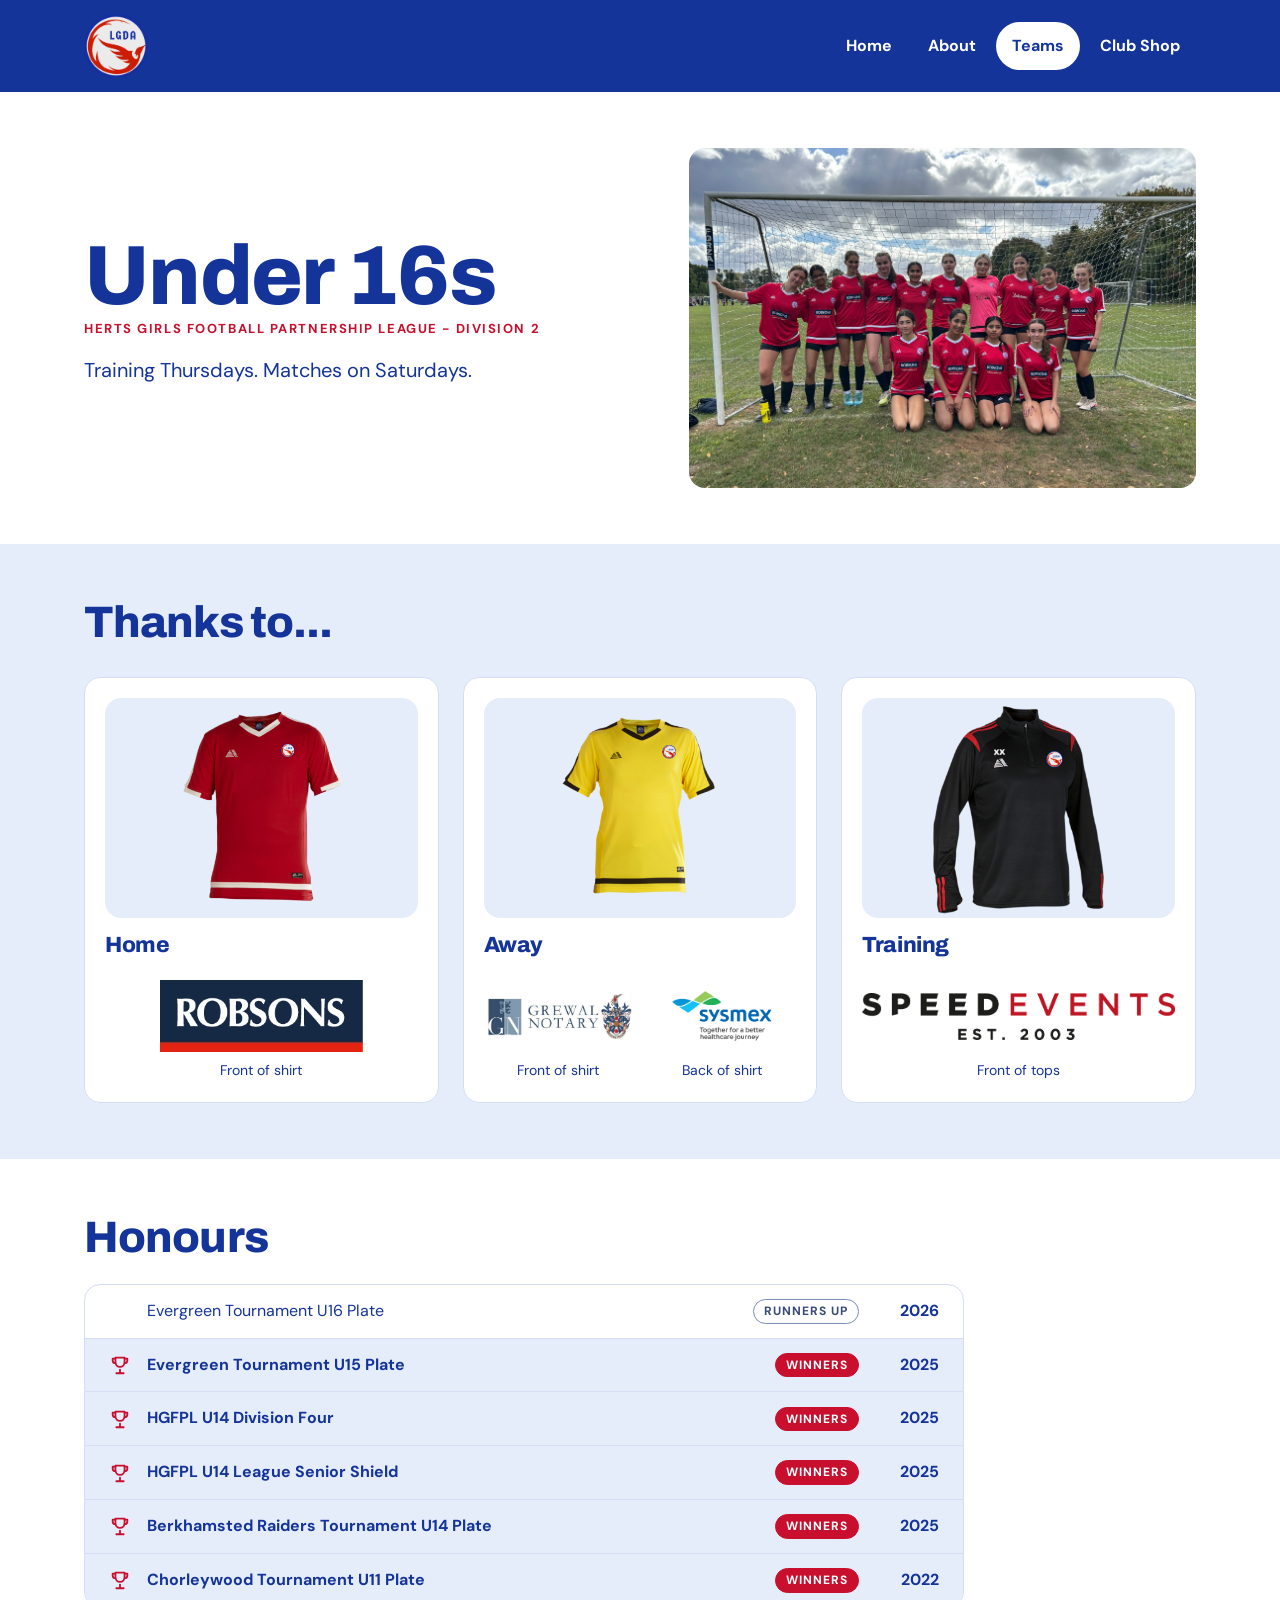
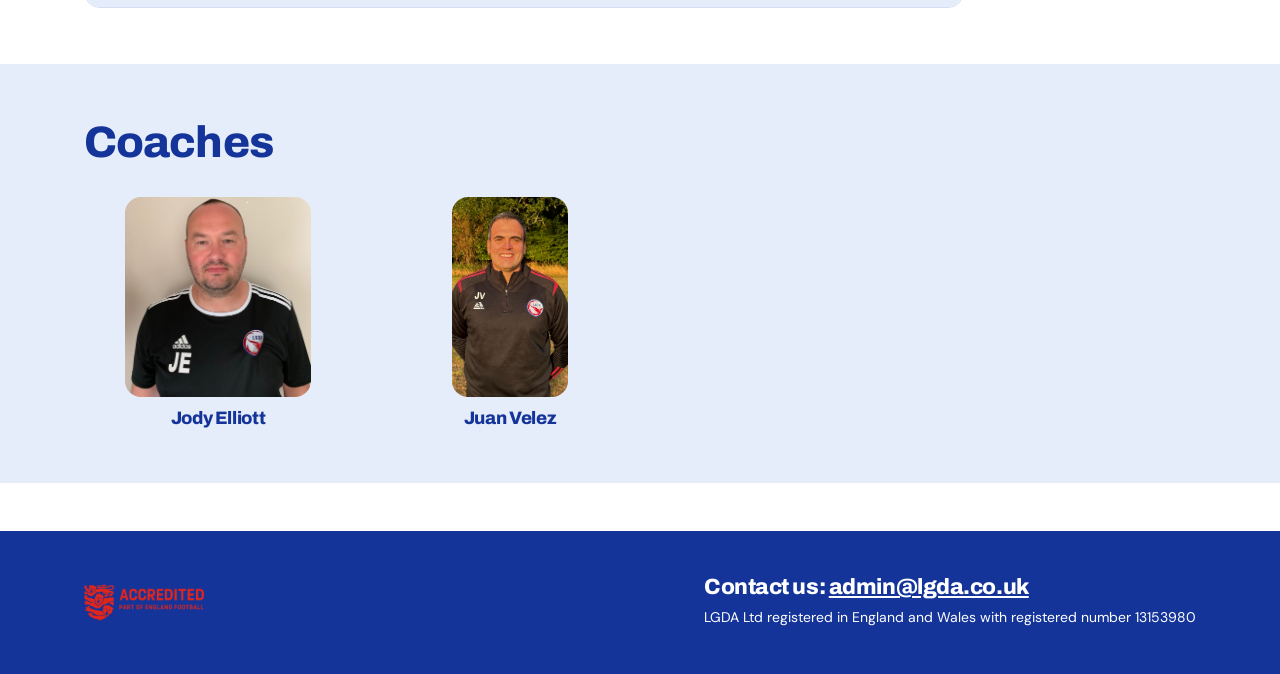
<file: under-16s.html>
<!doctype html>
<html lang="en-GB">
<head>
<meta charset="utf-8">
<meta name="viewport" content="width=device-width, initial-scale=1">
<title>Under 16s | LGDA</title>
<script>document.documentElement.className+=' js'</script>
<meta name="description" content="LGDA Under 16s: coaches, sponsors, squad and honours.">
<link rel="preconnect" href="https://fonts.googleapis.com">
<link rel="preconnect" href="https://fonts.gstatic.com" crossorigin>
<link href="https://fonts.googleapis.com/css2?family=Archivo:wght@800&family=DM+Sans:wght@400;500;700&display=swap" rel="stylesheet">
<link rel="stylesheet" href="css/styles.css">
</head>
<body>
<a class="skip" href="#main">Skip to content</a>
<header class="site-header"><div class="wrap">
<!-- BADGE: save the original club badge as assets/images/badge.png (do not alter it) -->
<a class="badge" href="index.html"><img src="assets/images/badge.png" alt="LGDA FC home" height="64"></a>

<button class="menu-toggle" type="button" aria-expanded="false" aria-controls="site-nav">
  <svg class="i-open" width="20" height="20" viewBox="0 0 24 24" fill="none" stroke="currentColor" stroke-width="2.5" stroke-linecap="round" aria-hidden="true"><path d="M4 7h16M4 12h16M4 17h16"/></svg>
  <svg class="i-close" width="20" height="20" viewBox="0 0 24 24" fill="none" stroke="currentColor" stroke-width="2.5" stroke-linecap="round" aria-hidden="true"><path d="M6 6l12 12M18 6L6 18"/></svg>
  <span class="t-open">Menu</span><span class="t-close">Close</span>
</button>

<nav class="nav" id="site-nav" aria-label="Main"><a href="index.html">Home</a><a href="about.html">About</a><a href="index.html#teams" aria-current="page">Teams</a><a href="https://lgda.pendlesportswear.co.uk/">Club Shop</a></nav>
</div></header>
<main id="main">
<section><div class="wrap grid hero-grid" style="grid-template-columns:1.1fr 1fr">
<!--<div><p class="kicker">LGDA Teams</p><h1>Under 16s</h1><p class="lead-l mt-m">Herts Girls Football Partnership League - Division 2.</p><p class="lead-l mt-m">Training Thursdays. Matches on Saturdays.</p></div>-->
<div><h1>Under 16s</h1><p class="kicker">Herts Girls Football Partnership League - Division 2</p><p class="lead-l mt-m">Training Thursdays. Matches on Saturdays.</p></div>

<img class="team-photo" src="assets/images/carousel/U16.jpg" alt="The 2026/27 Under 16s squad" width="1200" height="800"></div></section>
<section class="tint"><div class="wrap"><h2 class="mb-m">Thanks to...</h2>
<!-- Replace the Logo placeholders with sponsor logos and the caption with what they sponsor, e.g. "Shirts" -->
<div class="grid cols-3">
<figure class="card tile"><img class="kit-photo" src="assets/images/home.png" alt="The red LGDA home kit" width="900" height="630"><h3 class="mb-s" style="margin-top:0">Home</h3><div class="grid gap-m"><div class="logo-slot"><img src="assets/images/sponsors/robsons.png" alt="Robsons estate agents, Rickmansworth" width="300" height="72"><p>Front of shirt</p></div></figure>
<figure class="card tile"><img class="kit-photo" src="assets/images/away.png" alt="The yellow LGDA away kit" width="900" height="630"><h3 class="mb-s" style="margin-top:0">Away</h3><div class="grid cols-2 keep-2 gap-m"><div class="logo-slot"><img src="assets/images/sponsors/grewal.jpg" alt="Grewal Notary" width="300" height="72"><p>Front of shirt</p></div><div class="logo-slot"><img src="assets/images/sponsors/Sysmex 2023.jpg" alt="Sysmex" width="300" height="72"><p>Back of shirt</p></div></figure>
<figure class="card tile"><img class="kit-photo" src="assets/images/training.png" alt="The black LGDA training sweatshirt" width="900" height="630"><h3 class="mb-s" style="margin-top:0">Training</h3><div class="grid gap-m"><div class="logo-slot"><img src="assets/images/sponsors/speed-logo.png" alt="Speed Events" width="300" height="72"><p>Front of tops</p></div></div></figure>
</div></div></section>
  
<!-- OPTIONAL: delete this whole section if there is no squad photo or list 
<section style="padding-top:0"><div class="wrap"><h2 class="mb-m">The squad</h2>
<div class="ph h-320 mb-s">Squad photo placeholder</div>
<div class="grid cols-4 keep-2">
<div><div class="ph h-200">Photo</div><h3 class="name">[Player name]</h3></div>
<div><div class="ph h-200">Photo</div><h3 class="name">[Player name]</h3></div>
<div><div class="ph h-200">Photo</div><h3 class="name">[Player name]</h3></div>
<div><div class="ph h-200">Photo</div><h3 class="name">[Player name]</h3></div>
<div><div class="ph h-200">Photo</div><h3 class="name">[Player name]</h3></div>
<div><div class="ph h-200">Photo</div><h3 class="name">[Player name]</h3></div>
<div><div class="ph h-200">Photo</div><h3 class="name">[Player name]</h3></div>
<div><div class="ph h-200">Photo</div><h3 class="name">[Player name]</h3></div>
</div></div></section> -->
<section><div class="wrap"><h2 class="mb-s">Honours</h2>
<ul class="honours">
  <li class="honour">
    <span class="honour__icon" aria-hidden="true"></span>
    <span class="honour__name">Evergreen Tournament U16 Plate</span>
    <span class="honour__meta"><b class="honour__result">Runners up</b><b class="honour__year">2026</b></span>
  </li>
  <li class="honour honour--win">
    <svg class="honour__icon" viewBox="0 0 24 24" fill="none" stroke="#C8102E" stroke-width="2" stroke-linecap="round" stroke-linejoin="round" aria-hidden="true"><path d="M8 21h8M12 17v4M7 4h10v5a5 5 0 0 1-10 0V4z"/><path d="M17 5h3v2a3 3 0 0 1-3 3M7 5H4v2a3 3 0 0 0 3 3"/></svg>
    <span class="honour__name">Evergreen Tournament U15 Plate</span>
    <span class="honour__meta"><b class="honour__result">Winners</b><b class="honour__year">2025</b></span>
  </li>
  <li class="honour honour--win">
    <svg class="honour__icon" viewBox="0 0 24 24" fill="none" stroke="#C8102E" stroke-width="2" stroke-linecap="round" stroke-linejoin="round" aria-hidden="true"><path d="M8 21h8M12 17v4M7 4h10v5a5 5 0 0 1-10 0V4z"/><path d="M17 5h3v2a3 3 0 0 1-3 3M7 5H4v2a3 3 0 0 0 3 3"/></svg>
    <span class="honour__name">HGFPL U14 Division Four</span>
    <span class="honour__meta"><b class="honour__result">Winners</b><b class="honour__year">2025</b></span>
  </li>
  <li class="honour honour--win">
    <svg class="honour__icon" viewBox="0 0 24 24" fill="none" stroke="#C8102E" stroke-width="2" stroke-linecap="round" stroke-linejoin="round" aria-hidden="true"><path d="M8 21h8M12 17v4M7 4h10v5a5 5 0 0 1-10 0V4z"/><path d="M17 5h3v2a3 3 0 0 1-3 3M7 5H4v2a3 3 0 0 0 3 3"/></svg>
    <span class="honour__name">HGFPL U14 League Senior Shield</span>
    <span class="honour__meta"><b class="honour__result">Winners</b><b class="honour__year">2025</b></span>
  </li>
  <li class="honour honour--win">
    <svg class="honour__icon" viewBox="0 0 24 24" fill="none" stroke="#C8102E" stroke-width="2" stroke-linecap="round" stroke-linejoin="round" aria-hidden="true"><path d="M8 21h8M12 17v4M7 4h10v5a5 5 0 0 1-10 0V4z"/><path d="M17 5h3v2a3 3 0 0 1-3 3M7 5H4v2a3 3 0 0 0 3 3"/></svg>
    <span class="honour__name">Berkhamsted Raiders Tournament U14 Plate</span>
    <span class="honour__meta"><b class="honour__result">Winners</b><b class="honour__year">2025</b></span>
  </li>
    <li class="honour honour--win">
    <svg class="honour__icon" viewBox="0 0 24 24" fill="none" stroke="#C8102E" stroke-width="2" stroke-linecap="round" stroke-linejoin="round" aria-hidden="true"><path d="M8 21h8M12 17v4M7 4h10v5a5 5 0 0 1-10 0V4z"/><path d="M17 5h3v2a3 3 0 0 1-3 3M7 5H4v2a3 3 0 0 0 3 3"/></svg>
    <span class="honour__name">Chorleywood Tournament U11 Plate</span>
    <span class="honour__meta"><b class="honour__result">Winners</b><b class="honour__year">2022</b></span>
  </li>
</ul>
</div></section>
<section class="tint"><div class="wrap"><h2 class="mb-m">Coaches</h2><div class="grid cols-2 keep-2" style="max-width:560px">
<div><img class="coach-photo" src="assets/images/coaches/jody.jpg" alt="Jody Elliott, Under 16s coach" width="600" height="720"><h3 class="name">Jody Elliott</h3></div>
<div><img class="coach-photo" src="assets/images/coaches/juan.jpg" alt="Juan Velez, Under 16s coach" width="600" height="720"><h3 class="name">Juan Velez</h3></div>
</div></div></section>
</main>
<footer class="site-footer"><div class="wrap">
<!-- FA badge: save as assets/images/fa-accredited.jpg -->
<img src="assets/images/fa-accredited.jpg" alt="England Football Accredited club">
<div><h3>Contact us: <a href="mailto:admin@lgda.co.uk">admin@lgda.co.uk</a></h3>
<p>LGDA Ltd registered in England and Wales with registered number 13153980</p></div>
</div></footer>
<script src="js/main.js" defer></script>
</body>
</html>
</file>
<file: css/styles.css>
/* LGDA FC — site styles. Colours come from the club badge (blue/white) with home-shirt red as the accent. */
:root{--blue:#14349A;--red:#C8102E;--tint:#E6EDFA;--line:#D5DEF2;--ph:#DCE5F7;--ph-line:#7C8DB8;--ph-text:#3A4A78;--dot:#B9C6E6;--max:1160px}
*{box-sizing:border-box}
html{scroll-behavior:smooth}
body{margin:0;font-family:'DM Sans',system-ui,sans-serif;color:var(--blue);background:#fff;line-height:1.55}
h1,h2,h3{font-family:'Archivo','DM Sans',sans-serif;font-weight:800;margin:0;letter-spacing:-.02em;line-height:1.02}
h1{font-size:clamp(40px,7vw,84px)}h2{font-size:clamp(28px,4vw,44px)}h3{font-size:22px}
p{margin:0 0 16px}a{color:inherit}img{max-width:100%;display:block}
:focus-visible{outline:3px solid var(--red);outline-offset:3px}
.skip{position:absolute;left:-999px;top:8px;background:#fff;color:var(--blue);padding:10px 16px;z-index:10;border-radius:8px}
.skip:focus{left:8px}
.wrap{max-width:var(--max);margin:0 auto;padding:0 24px}
section{padding:56px 0}
.tint{background:var(--tint)}.dark{background:var(--blue);color:#fff}
.mb-s{margin-bottom:24px}.mb-m{margin-bottom:32px}
.site-header{background:var(--blue);color:#fff}
.site-header .wrap{display:flex;align-items:center;justify-content:space-between;gap:16px;flex-wrap:wrap;padding-top:14px;padding-bottom:14px}
.badge img{height:64px;width:auto}
.nav{display:flex;gap:4px;flex-wrap:wrap}
.nav a{padding:12px 16px;text-decoration:none;font-weight:700;border-radius:99px}
.nav a:hover,.nav a[aria-current]{background:#fff;color:var(--blue)}
.grid{display:grid;gap:24px}
.cols-2{grid-template-columns:1fr 1fr}.cols-3{grid-template-columns:repeat(3,1fr)}.cols-4{grid-template-columns:repeat(4,1fr)}.cols-6{grid-template-columns:repeat(6,1fr)}
.hero-grid{grid-template-columns:1fr 1.1fr;gap:48px;align-items:center}
.about-hero{grid-template-columns:1.2fr 1fr;gap:48px;align-items:center}
.two-up{gap:48px}.gap-s{gap:12px}.gap-m{gap:16px}.center{text-align:center}
.kicker{font-size:13px;font-weight:700;letter-spacing:.12em;text-transform:uppercase;color:var(--red);margin-bottom:12px}
.dark .kicker,.card--blue .kicker{color:#fff}
.card{background:#fff;border:1px solid var(--line);border-radius:16px;padding:24px;display:block;text-decoration:none}
.card--blue{background:var(--blue);border-color:var(--blue);color:#fff}
a.card:hover{border-color:var(--blue)}
.btn{display:inline-block;background:var(--red);color:#fff;font-weight:700;padding:14px 22px;border-radius:99px;text-decoration:none;margin:0 8px 8px 0}
.btn:hover{background:#a50d26}
.btn--outline{background:none;color:#fff;border:2px solid #fff}.btn--outline:hover{background:#fff;color:var(--blue)}
.ph{background:var(--ph);border:1px dashed var(--ph-line);color:var(--ph-text);display:flex;align-items:center;justify-content:center;font-size:13px;text-align:center;border-radius:16px;padding:8px}
.ph img{width:100%;height:100%;object-fit:cover;border-radius:inherit}
.h-120{height:120px}.h-200{height:200px}.h-220{height:220px}.h-240{height:240px}.h-260{min-height:260px}.h-300{min-height:300px}.h-320{height:320px}.h-340{height:340px}.sq{aspect-ratio:1/1}
.mt-s{margin-top:12px}.mt-m{margin-top:16px}
.small{font-size:14px}.lead{font-size:18px}.lead-l{font-size:20px}
.name{margin-top:12px;font-size:18px}
.hero{padding-top:40px}
.hero h1{font-size:clamp(32px,4.2vw,54px)}
.schedule{margin-top:24px}
.schedule .card{padding:16px 20px;margin-bottom:12px}
.schedule h3{font-size:18px;margin-bottom:10px}
.schedule h2{font-size:clamp(22px,2.4vw,30px)}
.schedule .kicker{margin-bottom:4px}
.carousel__stage{position:relative;height:420px;border-radius:16px;overflow:hidden}
.slide{position:absolute;inset:0;margin:0;opacity:0;transition:opacity .8s ease}
.slide.is-active{opacity:1}
.slide .ph,.slide img{width:100%;height:100%;border-radius:0;object-fit:cover}
.dots{display:flex;justify-content:center;gap:8px;margin-top:16px}
.dots span{width:8px;height:8px;border-radius:4px;background:var(--dot);transition:width .3s,background .3s}
.dots span.is-active{width:28px;background:var(--red)}
.band{padding:28px 0}
.sponsors{padding:40px 0}
.marquee{overflow:hidden}
.marquee__track{display:flex;width:max-content}
.marquee.is-running .marquee__track{animation:scroll 45s linear infinite}
.marquee.is-running:hover .marquee__track{animation-play-state:paused}
.marquee__group{display:flex;gap:24px;padding-right:24px}
.marquee + .marquee{margin-top:16px}
.marquee--b.is-running .marquee__track{animation-direction:reverse}
.logo-tile{width:220px;height:96px;flex:none;background:#fff;border:1px solid var(--line);border-radius:12px;display:flex;align-items:center;justify-content:center;padding:8px}
.logo-tile img{max-width:180px;max-height:64px;object-fit:contain}
.logo-tile .ph{font-size:11px;border-radius:0;max-width:180px;max-height:64px}
.logo-slot img{width:100%;height:72px;object-fit:contain}
@keyframes scroll{to{transform:translateX(-50%)}}
.row-between{display:flex;justify-content:space-between;align-items:end;gap:16px;flex-wrap:wrap;margin-bottom:32px}
.row-between .btn{margin:0}
.team-card h3{margin-bottom:0}.team-card p{margin:8px 0 0}
.list-card{padding:8px 24px;margin:0}
.list-card li{padding:14px 0;border-bottom:1px solid var(--line);list-style:none}
.list-card li:last-child{border-bottom:0}
.address{font-style:normal;margin-bottom:16px}
.tile{padding:20px;margin:0}.tile .ph{margin-bottom:16px}
.logo-slot p{margin:8px 0 0;font-size:14px;text-align:center}.logo-slot .ph{height:72px}
.btn-row{display:flex;flex-wrap:wrap}
.site-footer{background:var(--blue);color:#fff;padding:40px 0;margin-top:48px}
.site-footer .wrap{display:flex;justify-content:space-between;gap:24px;flex-wrap:wrap;align-items:center}
.site-footer img{height:63px;width:auto}
.site-footer p{margin:8px 0 0;font-size:14px}.site-footer a{color:#fff}
@media(max-width:760px){
  .grid{grid-template-columns:1fr}
  .grid.keep-2{grid-template-columns:1fr 1fr}
  .wrap{padding:0 20px}
  section{padding:40px 0}.hero{padding-top:40px}.band{padding:28px 0}.sponsors{padding:40px 0}
  .nav a{padding:10px 12px;font-size:14px}
  .site-header .wrap{padding-top:12px;padding-bottom:12px}
  h1{font-size:clamp(32px,9vw,40px)}h2{font-size:28px}
  .carousel__stage{height:300px}
}
@media(prefers-reduced-motion:reduce){
  html{scroll-behavior:auto}
  .slide{transition:none}
  .marquee{overflow-x:auto}
}
.team-photo{width:100%;height:340px;object-fit:cover;object-position:center 30%;border-radius:16px}
.kit-photo{width:100%;height:220px;object-fit:contain;background:#E6EDFA;border-radius:16px;margin-bottom:16px}
.map{display:block;width:100%;min-height:300px;border:0;border-radius:16px}
.coach-photo{display:block;height:200px;width:auto;max-width:100%;object-fit:contain;margin:0 auto;border-radius:16px}
.coach-photo + .name{text-align:center}
.about-logo{width:100%;height:120px;object-fit:contain}
.about-photo{width:100%;height:300px;object-fit:cover;border-radius:16px}
.player-photo{width:100%;height:200px;object-fit:cover;object-position:center 20%;border-radius:16px}

/* Honours list */
.honours{list-style:none;margin:0;padding:0;max-width:880px;background:#fff;border:1px solid var(--line);border-radius:16px;overflow:hidden}
.honour{display:grid;grid-template-columns:22px 1fr auto;gap:16px;align-items:center;padding:14px 24px;border-top:1px solid var(--line)}
.honour:first-child{border-top:0}
.honour--win{background:var(--tint)}
.honour--win .honour__name{font-weight:700}
.honour__icon{width:22px;height:22px}
.honour__meta{display:flex;align-items:center;gap:16px}
.honour__result{font-size:12px;letter-spacing:.08em;text-transform:uppercase;padding:2px 10px;border-radius:99px;border:1px solid var(--ph-line);color:var(--ph-text)}
.honour--win .honour__result{background:var(--red);border-color:var(--red);color:#fff}
.honour__year{min-width:64px;text-align:right}
@media(max-width:760px){
  .honour{padding:14px 16px;gap:4px 16px}
  .honour__meta{grid-column:2}
}

/* calendar */
.cal-hero{padding:40px 0 24px}.cal-body{padding:0 0 24px}
.cal-head{display:flex;justify-content:space-between;align-items:end;gap:24px;flex-wrap:wrap}
.cal-head h1{font-size:clamp(36px,5vw,64px)}.cal-actions{display:flex;gap:8px;flex-wrap:wrap}
button.btn{font:inherit;font-weight:700;cursor:pointer;border:0;margin:0}
.btn--ghost{background:none;color:var(--blue);border:2px solid var(--blue)}.btn--ghost:hover{background:var(--blue);color:#fff}
.cal{max-width:880px}.cal-end{margin-top:12px;font-weight:700}
.mo{background:#fff;border:1px solid var(--line);border-radius:16px;margin-bottom:12px;overflow:hidden}
.mo summary{display:flex;align-items:center;justify-content:space-between;gap:16px;padding:18px 24px;cursor:pointer;list-style:none;min-height:44px}
.mo summary::-webkit-details-marker{display:none}.mo summary:focus-visible{outline-offset:-3px}.mo summary h2{font-size:26px}
.mo[open] summary{background:var(--tint)}.chev{flex:none;transition:transform .2s}.mo[open] .chev{transform:rotate(180deg)}
.r{display:grid;grid-template-columns:200px 1fr;gap:16px;padding:12px 24px;border-top:1px solid var(--line)}
.r small{display:block;font-size:14px;margin-top:2px}
.r.m{background:var(--tint)}.r.n{background:#FBE9EC;color:#8F0B22}.r.e{background:var(--blue);color:#fff;font-weight:700}
.nt{margin:0;padding:12px 24px;border-top:1px solid var(--line);font-weight:700}
.lg{display:flex;flex-wrap:wrap;gap:8px 24px;list-style:none;margin:20px 0 0;padding:0;font-size:14px;font-weight:700}
.lg li{display:flex;align-items:center;gap:8px}.lg i{width:18px;height:18px;border-radius:4px;border:1px solid var(--ph-line);display:block}
@media(max-width:760px){.r{grid-template-columns:1fr;gap:2px;padding:12px 16px}.mo summary{padding:16px}.mo summary h2{font-size:22px}.nt{padding:12px 16px}}
@media(prefers-reduced-motion:reduce){.chev{transition:none}}

/* Mobile order on the homepage hero: headline, carousel, then training/match days */
@media(max-width:760px){
  .hero-grid{gap:24px}
  .hero-copy{display:contents}
  .hero-copy h1{order:1}
  .hero .carousel{order:2}
  .hero .schedule{order:3;margin-top:0}
}

/* Mobile menu button (hidden on desktop) */
.menu-toggle{display:none;align-items:center;gap:8px;background:none;color:#fff;border:2px solid #fff;border-radius:99px;padding:10px 16px;font:inherit;font-weight:700;cursor:pointer;min-height:44px}
.menu-toggle .i-close,.menu-toggle .t-close{display:none}
.menu-toggle[aria-expanded="true"]{background:#fff;color:var(--blue)}
.menu-toggle[aria-expanded="true"] .i-open,.menu-toggle[aria-expanded="true"] .t-open{display:none}
.menu-toggle[aria-expanded="true"] .i-close{display:block}
.menu-toggle[aria-expanded="true"] .t-close{display:inline}

@media(max-width:760px){
  .site-header{position:relative;z-index:20}
  .site-header .wrap{flex-wrap:nowrap}
  .js .menu-toggle{display:flex}
  .js .nav{display:none;position:absolute;top:calc(100% + 8px);left:12px;right:12px;flex-direction:column;flex-wrap:nowrap;gap:0;padding:8px;background:var(--blue);border-radius:16px;box-shadow:0 12px 32px rgba(0,0,0,.28)}
  .js .nav.is-open{display:flex}
  .js .nav a{padding:14px 16px;font-size:18px;border-radius:0}
  .js .nav a + a{border-top:1px solid rgba(255,255,255,.2)}
  .js .nav a[aria-current]{border-radius:12px;border-top-color:transparent}
}

/* Beyond the pitch (About page) */
.beyond{display:flex;flex-direction:column;padding:20px}
.beyond__photo{width:100%;height:180px;object-fit:cover;border-radius:16px}
.beyond h3{margin:16px 0 8px}
.beyond p{margin:0 0 12px}
.beyond .beyond__dates{margin:auto 0 0;font-size:12px}
.beyond--text{background:var(--tint);border-color:var(--tint)}
.beyond--text h3{margin:0 0 12px;font-size:32px;line-height:1.05}

/* Photo lightbox */
.zoomable{cursor:zoom-in}
.lightbox{border:0;padding:0;background:transparent;width:100%;height:100%;max-width:100vw;max-height:100vh}
.lightbox[open]{display:flex;flex-direction:column;align-items:center;justify-content:center;gap:12px;cursor:zoom-out}
.lightbox::backdrop{background:rgba(10,20,60,.9)}
.lightbox img{max-width:92vw;max-height:80vh;width:auto;height:auto;object-fit:contain;border-radius:8px}
.lightbox__cap{color:#fff;margin:0;font-size:14px;max-width:80ch;text-align:center}
.lightbox__close{position:absolute;top:12px;right:12px;width:44px;height:44px;border-radius:50%;border:2px solid #fff;background:none;color:#fff;font-size:28px;line-height:1;cursor:pointer}
</file>
